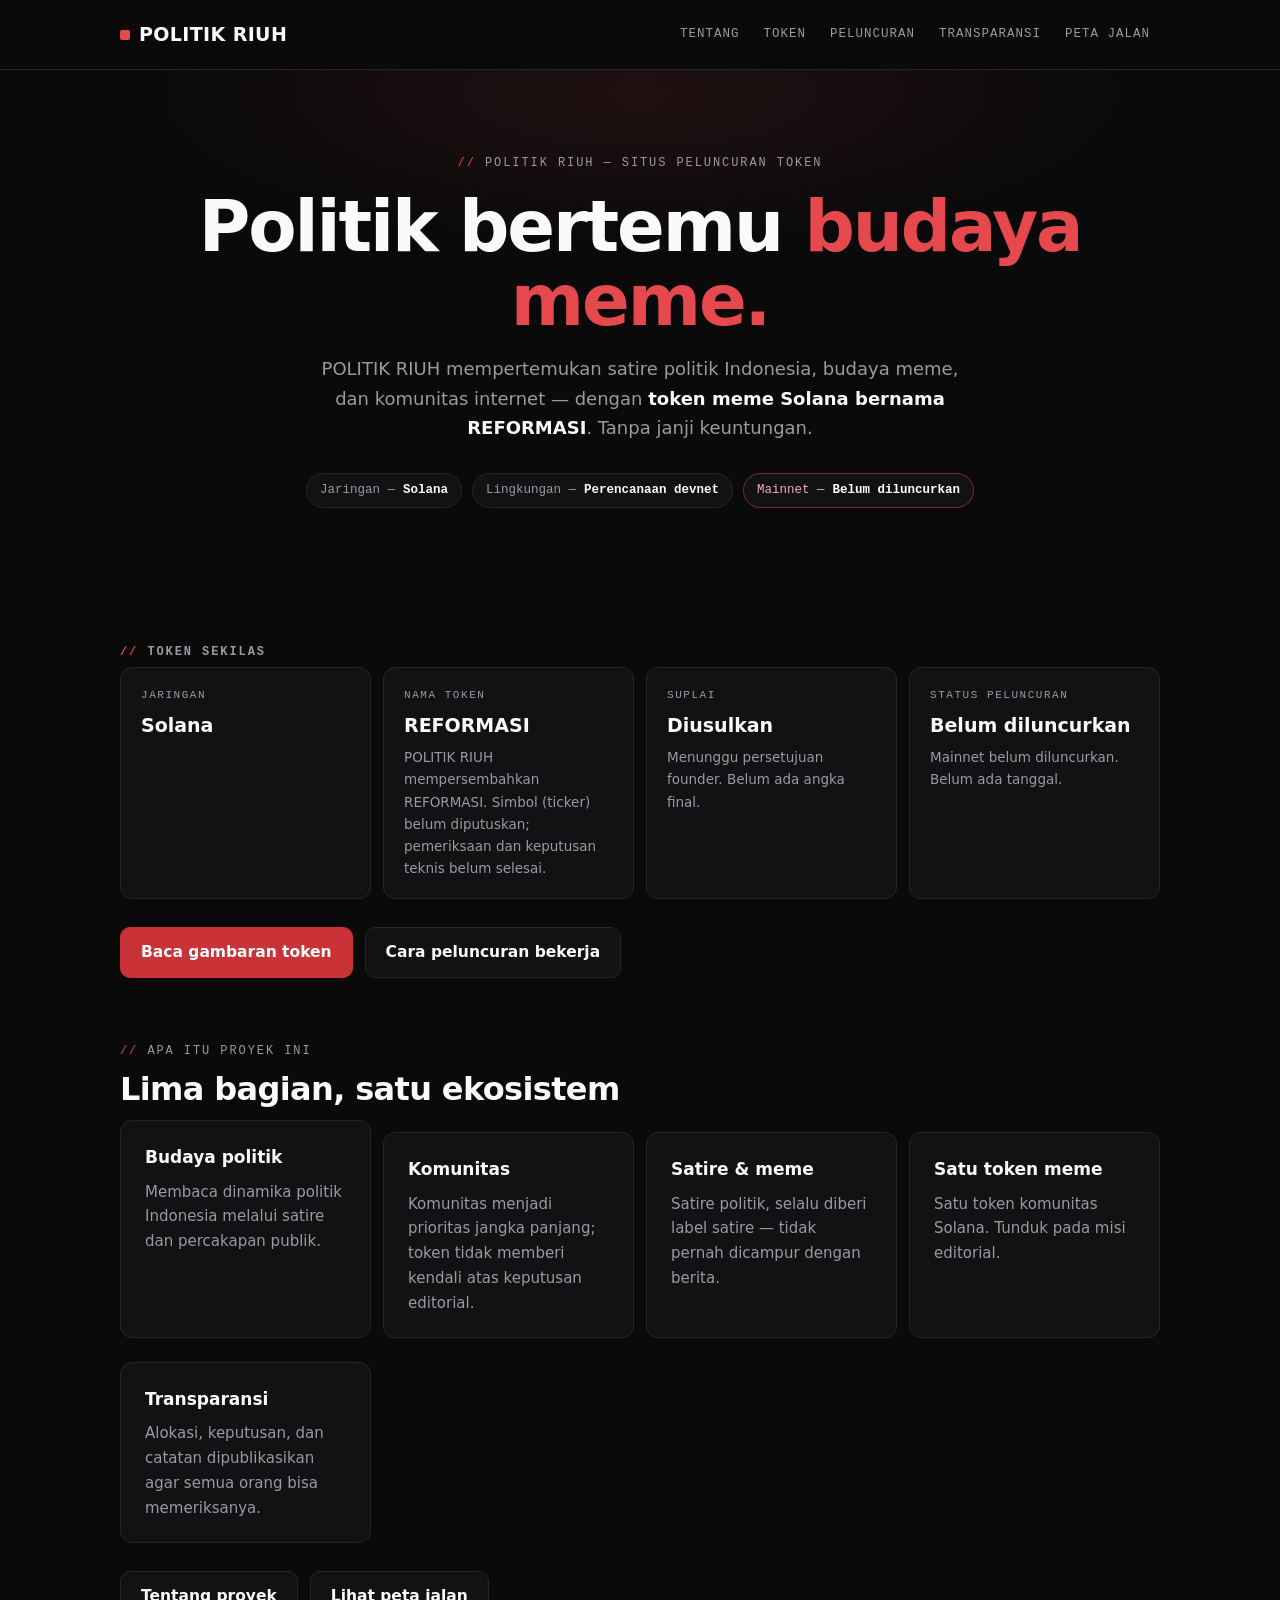
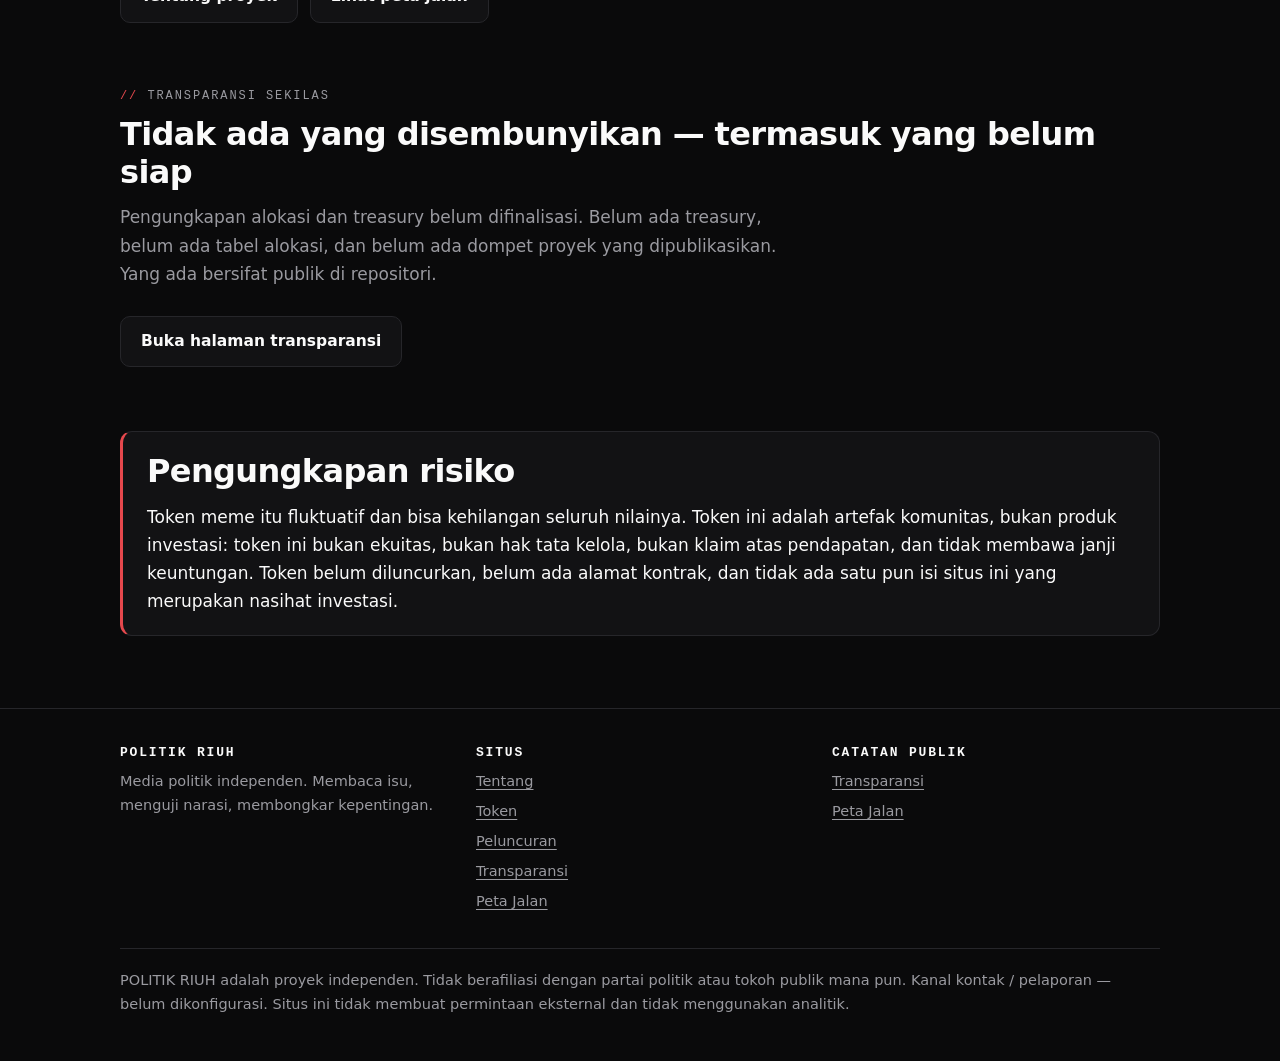
<file: apps/token-site/index.html>
<!DOCTYPE html>
<html lang="id">
<head>
<meta charset="utf-8">
<meta name="viewport" content="width=device-width, initial-scale=1">
<title>POLITIK RIUH — Politik bertemu budaya meme</title>
<meta name="description" content="POLITIK RIUH mempertemukan satire politik Indonesia, budaya meme, dan komunitas internet melalui token meme Solana REFORMASI. Token belum diluncurkan. Tanpa janji keuntungan.">
<link rel="stylesheet" href="styles.css">
</head>
<body>
<a class="skip-link" href="#main">Lewati ke konten</a>
<header class="site-header">
  <div class="wrap header-inner">
    <a class="wordmark" href="index.html">POLITIK RIUH</a>
    <button class="nav-toggle" type="button" data-nav-toggle aria-expanded="false" aria-controls="site-nav">Menu</button>
    <nav class="site-nav" id="site-nav" aria-label="Utama">
      <ul>
        <li><a href="about.html">Tentang</a></li>
        <li><a href="token.html">Token</a></li>
        <li><a href="launch.html">Peluncuran</a></li>
        <li><a href="transparency.html">Transparansi</a></li>
        <li><a href="roadmap.html">Peta Jalan</a></li>
      </ul>
    </nav>
  </div>
</header>

<main id="main" tabindex="-1">
  <div class="hero">
    <div class="glow" aria-hidden="true"></div>
    <div class="wrap">
      <p class="eyebrow">Politik Riuh — Situs peluncuran token</p>
      <h1>Politik bertemu <span class="accent">budaya meme.</span></h1>
      <p class="lede">POLITIK RIUH mempertemukan satire politik Indonesia, budaya meme, dan komunitas internet — dengan <strong>token meme Solana bernama REFORMASI</strong>. Tanpa janji keuntungan.</p>
      <ul class="status-strip" aria-label="Status peluncuran">
        <li class="pill">Jaringan — <b>Solana</b></li>
        <li class="pill">Lingkungan — <b>Perencanaan devnet</b></li>
        <li class="pill pill-red">Mainnet — <b>Belum diluncurkan</b></li>
      </ul>
    </div>
  </div>

  <div class="wrap">
    <section aria-labelledby="facts-heading">
      <h2 id="facts-heading" class="section-label">Token sekilas</h2>
      <ul class="stats">
        <li class="stat">
          <span class="stat-label">Jaringan</span>
          <span class="stat-value">Solana</span>
        </li>
        <li class="stat">
          <span class="stat-label">Nama token</span>
          <span class="stat-value">REFORMASI</span>
          <span class="stat-note">POLITIK RIUH mempersembahkan REFORMASI. Simbol (ticker) belum diputuskan; pemeriksaan dan keputusan teknis belum selesai.</span>
        </li>
        <li class="stat">
          <span class="stat-label">Suplai</span>
          <span class="stat-value">Diusulkan</span>
          <span class="stat-note">Menunggu persetujuan founder. Belum ada angka final.</span>
        </li>
        <li class="stat">
          <span class="stat-label">Status peluncuran</span>
          <span class="stat-value">Belum diluncurkan</span>
          <span class="stat-note">Mainnet belum diluncurkan. Belum ada tanggal.</span>
        </li>
      </ul>
      <div class="cta-row">
        <a class="btn btn-primary" href="token.html">Baca gambaran token</a>
        <a class="btn" href="launch.html">Cara peluncuran bekerja</a>
      </div>
    </section>

    <section aria-labelledby="pillars-heading">
      <p class="section-label" id="pillars-heading">Apa itu proyek ini</p>
      <h2>Lima bagian, satu ekosistem</h2>
      <ul class="pillars">
        <li class="card">
          <h3>Budaya politik</h3>
          <p>Membaca dinamika politik Indonesia melalui satire dan percakapan publik.</p>
        </li>
        <li class="card">
          <h3>Komunitas</h3>
          <p>Komunitas menjadi prioritas jangka panjang; token tidak memberi kendali atas keputusan editorial.</p>
        </li>
        <li class="card">
          <h3>Satire &amp; meme</h3>
          <p>Satire politik, selalu diberi label satire — tidak pernah dicampur dengan berita.</p>
        </li>
        <li class="card">
          <h3>Satu token meme</h3>
          <p>Satu token komunitas Solana. Tunduk pada misi editorial.</p>
        </li>
        <li class="card">
          <h3>Transparansi</h3>
          <p>Alokasi, keputusan, dan catatan dipublikasikan agar semua orang bisa memeriksanya.</p>
        </li>
      </ul>
      <div class="cta-row">
        <a class="btn" href="about.html">Tentang proyek</a>
        <a class="btn" href="roadmap.html">Lihat peta jalan</a>
      </div>
    </section>

    <section aria-labelledby="transparency-preview-heading">
      <p class="section-label" id="transparency-preview-heading">Transparansi sekilas</p>
      <h2>Tidak ada yang disembunyikan — termasuk yang belum siap</h2>
      <p class="section-intro">Pengungkapan alokasi dan treasury belum difinalisasi. Belum ada treasury, belum ada tabel alokasi, dan belum ada dompet proyek yang dipublikasikan. Yang ada bersifat publik di repositori.</p>
      <div class="cta-row">
        <a class="btn" href="transparency.html">Buka halaman transparansi</a>
      </div>
    </section>

    <section aria-labelledby="risk-heading">
      <div class="risk">
        <h2 id="risk-heading">Pengungkapan risiko</h2>
        <p>Token meme itu fluktuatif dan bisa kehilangan seluruh nilainya. Token ini adalah artefak komunitas, bukan produk investasi: token ini bukan ekuitas, bukan hak tata kelola, bukan klaim atas pendapatan, dan tidak membawa janji keuntungan. Token belum diluncurkan, belum ada alamat kontrak, dan tidak ada satu pun isi situs ini yang merupakan nasihat investasi.</p>
      </div>
    </section>
  </div>
</main>

<footer class="site-footer">
  <div class="wrap">
    <div class="footer-grid">
      <div>
        <h2>Politik Riuh</h2>
        <p>Media politik independen. Membaca isu, menguji narasi, membongkar kepentingan.</p>
      </div>
      <div>
        <h2>Situs</h2>
        <ul>
          <li><a href="about.html">Tentang</a></li>
          <li><a href="token.html">Token</a></li>
          <li><a href="launch.html">Peluncuran</a></li>
          <li><a href="transparency.html">Transparansi</a></li>
          <li><a href="roadmap.html">Peta Jalan</a></li>
        </ul>
      </div>
      <div>
        <h2>Catatan publik</h2>
        <ul>
          <li><a href="transparency.html">Transparansi</a></li>
          <li><a href="roadmap.html">Peta Jalan</a></li>
        </ul>
      </div>
    </div>
    <p class="footer-note">POLITIK RIUH adalah proyek independen. Tidak berafiliasi dengan partai politik atau tokoh publik mana pun. Kanal kontak / pelaporan — belum dikonfigurasi. Situs ini tidak membuat permintaan eksternal dan tidak menggunakan analitik.</p>
  </div>
</footer>
<script src="main.js"></script>
</body>
</html>
</file>
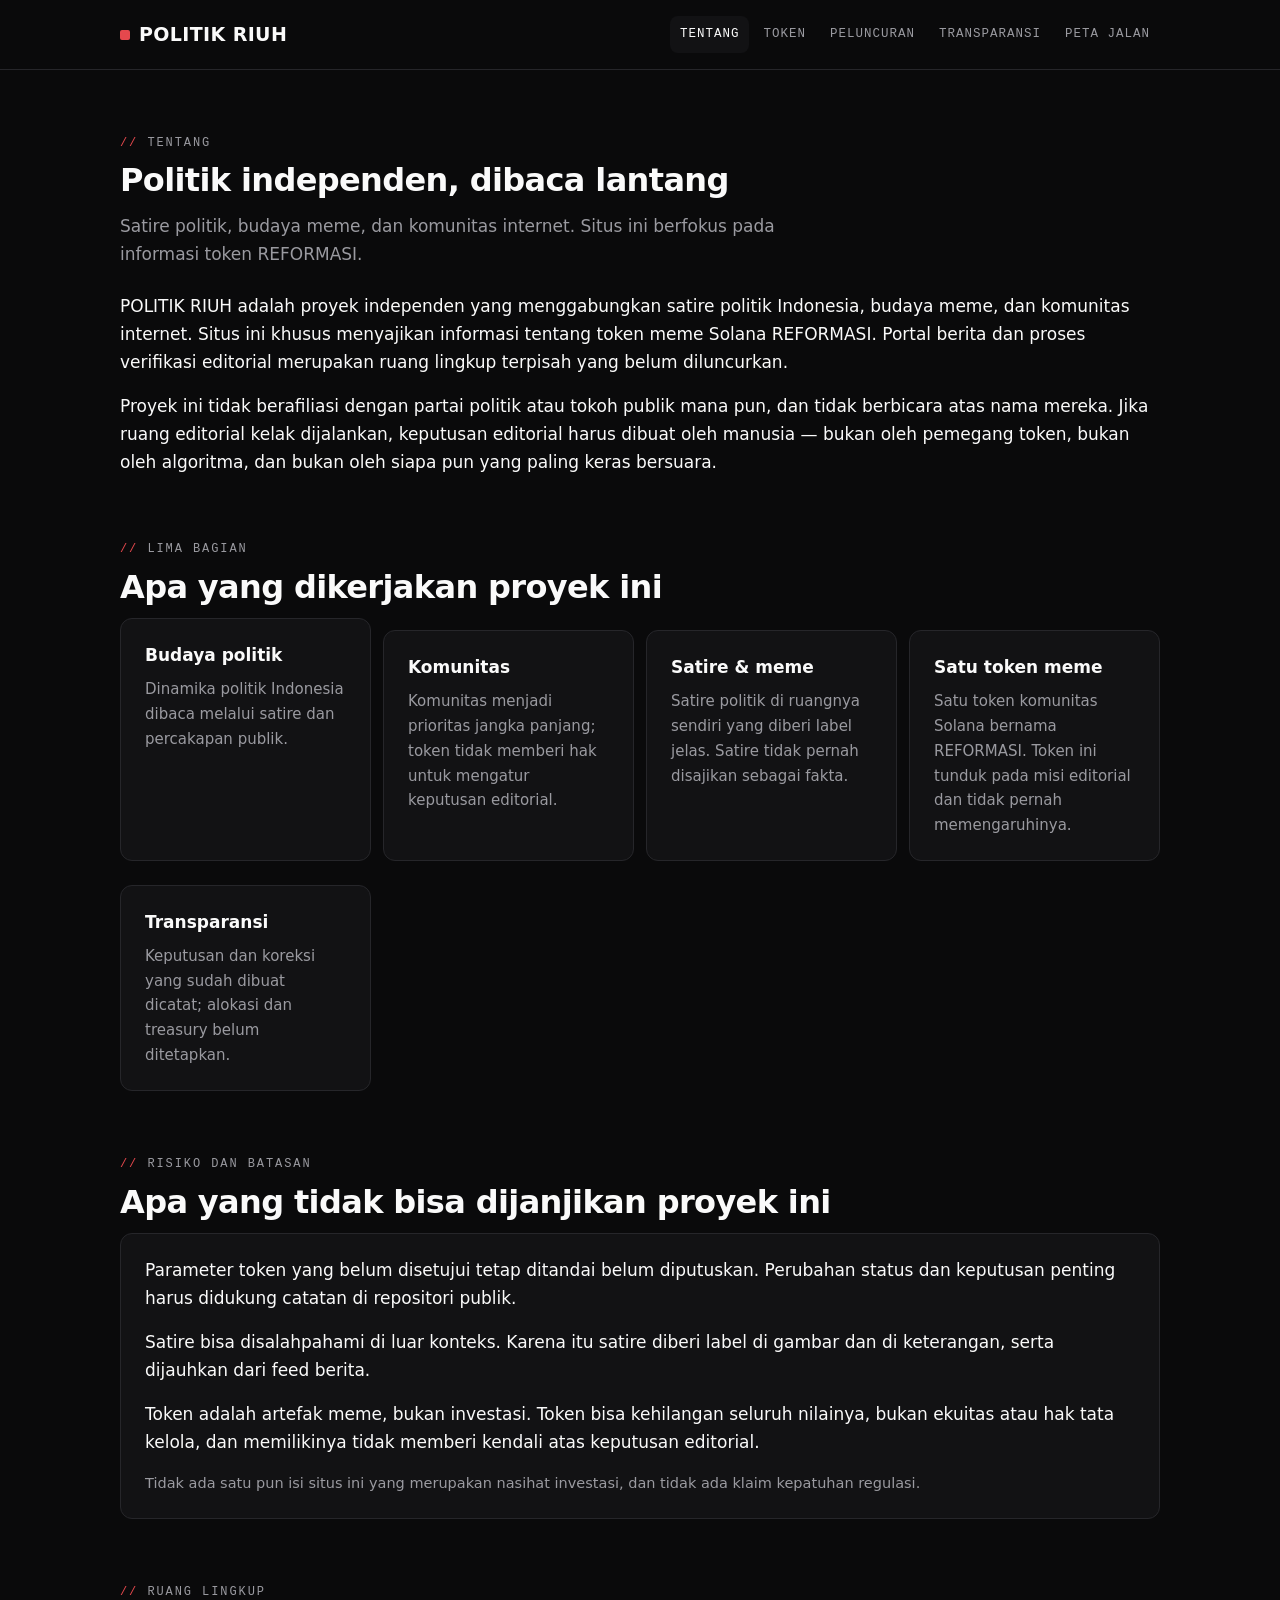
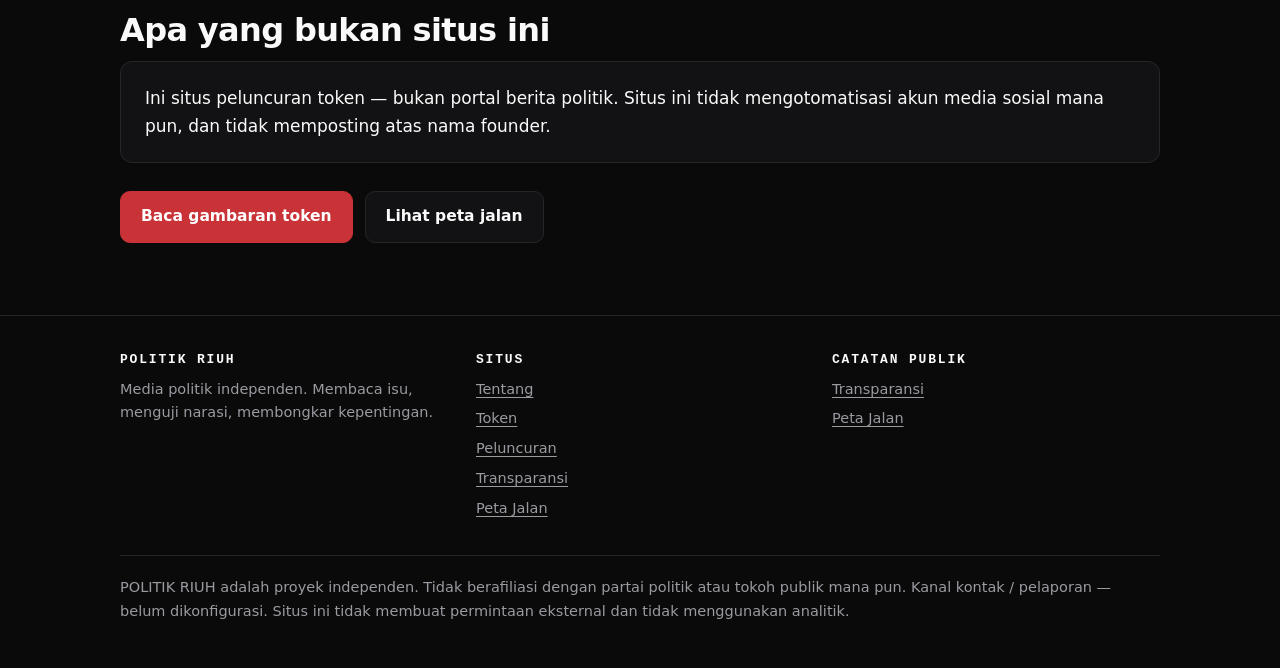
<file: apps/token-site/about.html>
<!DOCTYPE html>
<html lang="id">
<head>
<meta charset="utf-8">
<meta name="viewport" content="width=device-width, initial-scale=1">
<title>Tentang — POLITIK RIUH</title>
<meta name="description" content="Tentang POLITIK RIUH: proyek independen yang menggabungkan satire politik Indonesia, budaya meme, dan komunitas internet melalui token meme Solana REFORMASI.">
<link rel="stylesheet" href="styles.css">
</head>
<body>
<a class="skip-link" href="#main">Lewati ke konten</a>
<header class="site-header">
  <div class="wrap header-inner">
    <a class="wordmark" href="index.html">POLITIK RIUH</a>
    <button class="nav-toggle" type="button" data-nav-toggle aria-expanded="false" aria-controls="site-nav">Menu</button>
    <nav class="site-nav" id="site-nav" aria-label="Utama">
      <ul>
        <li><a href="about.html" aria-current="page">Tentang</a></li>
        <li><a href="token.html">Token</a></li>
        <li><a href="launch.html">Peluncuran</a></li>
        <li><a href="transparency.html">Transparansi</a></li>
        <li><a href="roadmap.html">Peta Jalan</a></li>
      </ul>
    </nav>
  </div>
</header>

<main id="main" tabindex="-1">
  <div class="wrap">
    <section>
      <p class="section-label">Tentang</p>
      <h1 class="page-title">Politik independen, dibaca lantang</h1>
      <p class="section-intro">Satire politik, budaya meme, dan komunitas internet. Situs ini berfokus pada informasi token REFORMASI.</p>
      <p>POLITIK RIUH adalah proyek independen yang menggabungkan satire politik Indonesia, budaya meme, dan komunitas internet. Situs ini khusus menyajikan informasi tentang token meme Solana REFORMASI. Portal berita dan proses verifikasi editorial merupakan ruang lingkup terpisah yang belum diluncurkan.</p>
      <p>Proyek ini tidak berafiliasi dengan partai politik atau tokoh publik mana pun, dan tidak berbicara atas nama mereka. Jika ruang editorial kelak dijalankan, keputusan editorial harus dibuat oleh manusia — bukan oleh pemegang token, bukan oleh algoritma, dan bukan oleh siapa pun yang paling keras bersuara.</p>
    </section>

    <section aria-labelledby="pillars-heading">
      <p class="section-label" id="pillars-heading">Lima bagian</p>
      <h2>Apa yang dikerjakan proyek ini</h2>
      <ul class="pillars">
        <li class="card">
          <h3>Budaya politik</h3>
          <p>Dinamika politik Indonesia dibaca melalui satire dan percakapan publik.</p>
        </li>
        <li class="card">
          <h3>Komunitas</h3>
          <p>Komunitas menjadi prioritas jangka panjang; token tidak memberi hak untuk mengatur keputusan editorial.</p>
        </li>
        <li class="card">
          <h3>Satire &amp; meme</h3>
          <p>Satire politik di ruangnya sendiri yang diberi label jelas. Satire tidak pernah disajikan sebagai fakta.</p>
        </li>
        <li class="card">
          <h3>Satu token meme</h3>
          <p>Satu token komunitas Solana bernama REFORMASI. Token ini tunduk pada misi editorial dan tidak pernah memengaruhinya.</p>
        </li>
        <li class="card">
          <h3>Transparansi</h3>
          <p>Keputusan dan koreksi yang sudah dibuat dicatat; alokasi dan treasury belum ditetapkan.</p>
        </li>
      </ul>
    </section>

    <section aria-labelledby="limits-heading">
      <p class="section-label" id="limits-heading">Risiko dan batasan</p>
      <h2>Apa yang tidak bisa dijanjikan proyek ini</h2>
      <div class="card">
        <p>Parameter token yang belum disetujui tetap ditandai belum diputuskan. Perubahan status dan keputusan penting harus didukung catatan di repositori publik.</p>
        <p>Satire bisa disalahpahami di luar konteks. Karena itu satire diberi label di gambar dan di keterangan, serta dijauhkan dari feed berita.</p>
        <p>Token adalah artefak meme, bukan investasi. Token bisa kehilangan seluruh nilainya, bukan ekuitas atau hak tata kelola, dan memilikinya tidak memberi kendali atas keputusan editorial.</p>
        <p class="muted small">Tidak ada satu pun isi situs ini yang merupakan nasihat investasi, dan tidak ada klaim kepatuhan regulasi.</p>
      </div>
    </section>

    <section aria-labelledby="not-heading">
      <p class="section-label" id="not-heading">Ruang lingkup</p>
      <h2>Apa yang bukan situs ini</h2>
      <div class="card">
        <p>Ini situs peluncuran token — bukan portal berita politik. Situs ini tidak mengotomatisasi akun media sosial mana pun, dan tidak memposting atas nama founder.</p>
      </div>
      <div class="cta-row">
        <a class="btn btn-primary" href="token.html">Baca gambaran token</a>
        <a class="btn" href="roadmap.html">Lihat peta jalan</a>
      </div>
    </section>
  </div>
</main>

<footer class="site-footer">
  <div class="wrap">
    <div class="footer-grid">
      <div>
        <h2>Politik Riuh</h2>
        <p>Media politik independen. Membaca isu, menguji narasi, membongkar kepentingan.</p>
      </div>
      <div>
        <h2>Situs</h2>
        <ul>
          <li><a href="about.html">Tentang</a></li>
          <li><a href="token.html">Token</a></li>
          <li><a href="launch.html">Peluncuran</a></li>
          <li><a href="transparency.html">Transparansi</a></li>
          <li><a href="roadmap.html">Peta Jalan</a></li>
        </ul>
      </div>
      <div>
        <h2>Catatan publik</h2>
        <ul>
          <li><a href="transparency.html">Transparansi</a></li>
          <li><a href="roadmap.html">Peta Jalan</a></li>
        </ul>
      </div>
    </div>
    <p class="footer-note">POLITIK RIUH adalah proyek independen. Tidak berafiliasi dengan partai politik atau tokoh publik mana pun. Kanal kontak / pelaporan — belum dikonfigurasi. Situs ini tidak membuat permintaan eksternal dan tidak menggunakan analitik.</p>
  </div>
</footer>
<script src="main.js"></script>
</body>
</html>
</file>
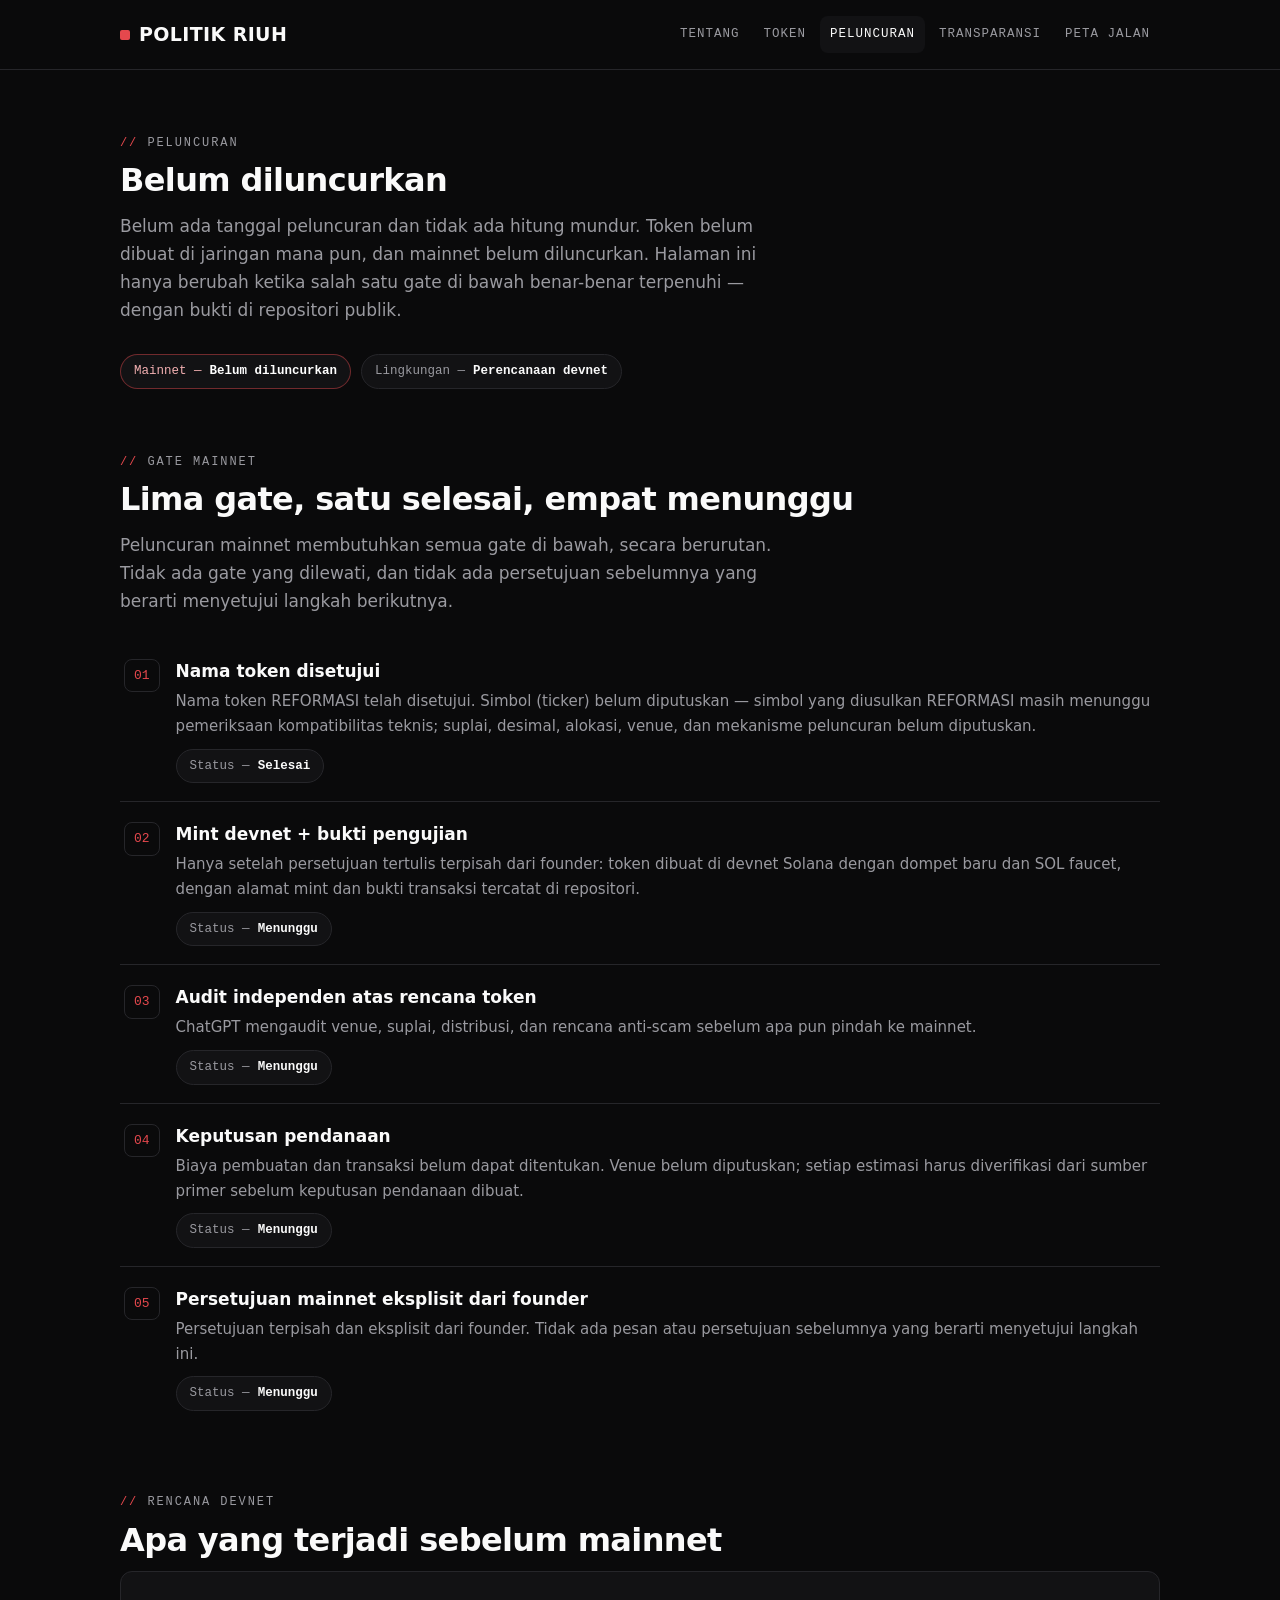
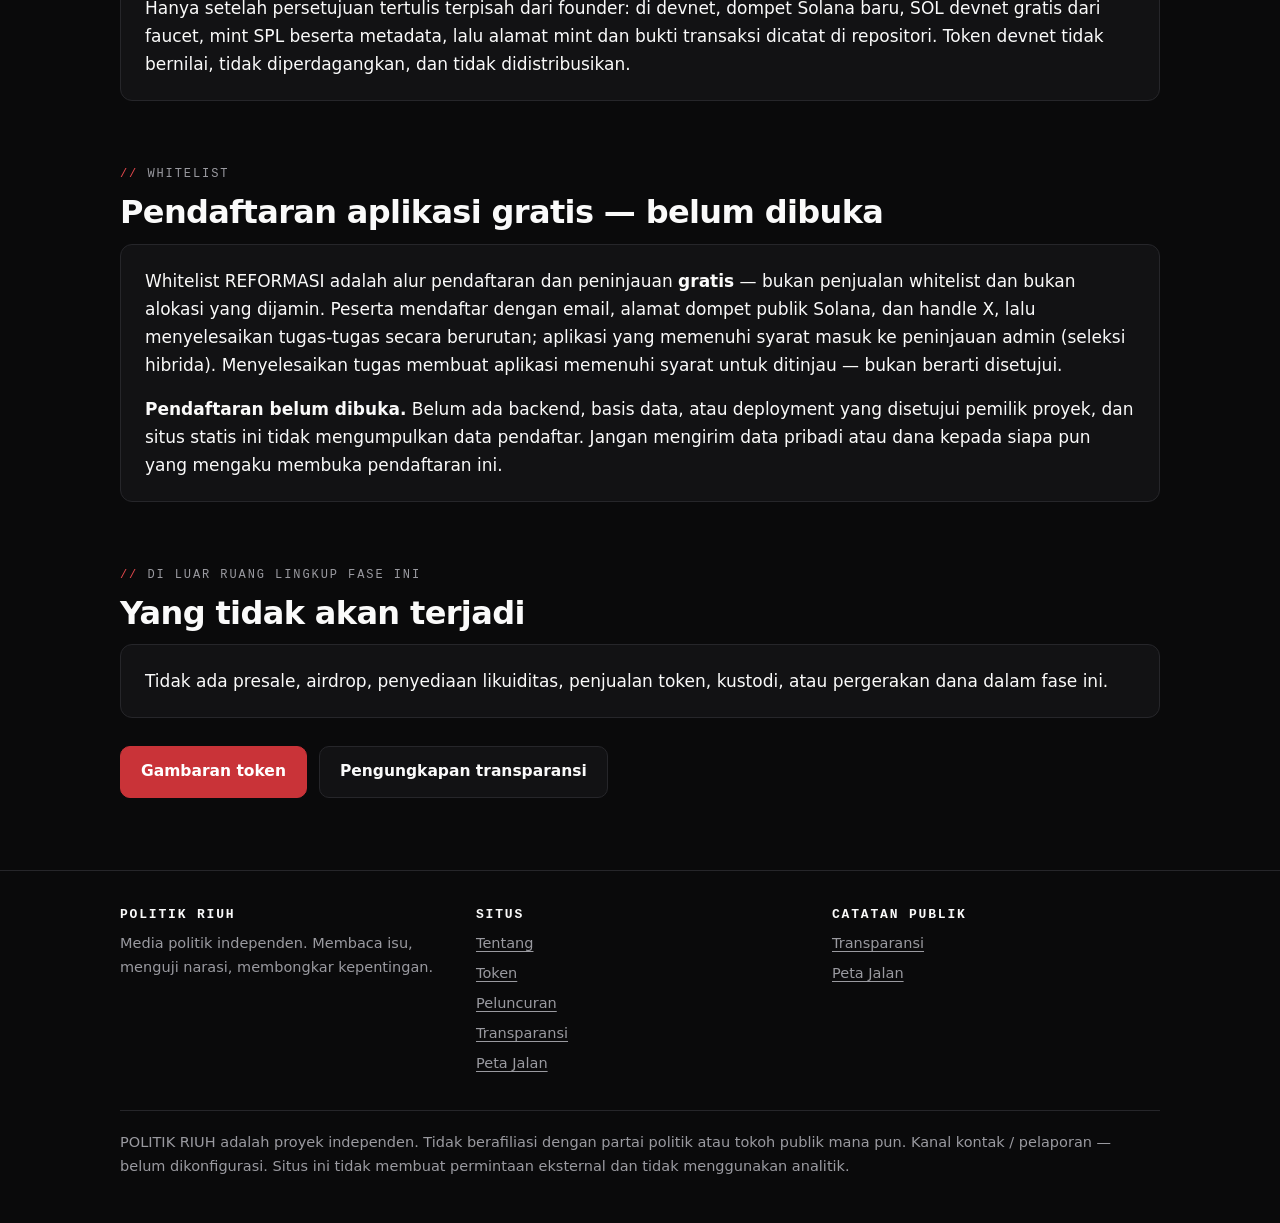
<file: apps/token-site/launch.html>
<!DOCTYPE html>
<html lang="id">
<head>
<meta charset="utf-8">
<meta name="viewport" content="width=device-width, initial-scale=1">
<title>Peluncuran — POLITIK RIUH</title>
<meta name="description" content="Status peluncuran POLITIK RIUH: belum diluncurkan. Mainnet belum diluncurkan, belum ada tanggal, tidak ada hitung mundur. Lima gate mainnet: satu selesai, empat menunggu. Whitelist belum dibuka.">
<link rel="stylesheet" href="styles.css">
</head>
<body>
<a class="skip-link" href="#main">Lewati ke konten</a>
<header class="site-header">
  <div class="wrap header-inner">
    <a class="wordmark" href="index.html">POLITIK RIUH</a>
    <button class="nav-toggle" type="button" data-nav-toggle aria-expanded="false" aria-controls="site-nav">Menu</button>
    <nav class="site-nav" id="site-nav" aria-label="Utama">
      <ul>
        <li><a href="about.html">Tentang</a></li>
        <li><a href="token.html">Token</a></li>
        <li><a href="launch.html" aria-current="page">Peluncuran</a></li>
        <li><a href="transparency.html">Transparansi</a></li>
        <li><a href="roadmap.html">Peta Jalan</a></li>
      </ul>
    </nav>
  </div>
</header>

<main id="main" tabindex="-1">
  <div class="wrap">
    <section>
      <p class="section-label">Peluncuran</p>
      <h1 class="page-title">Belum diluncurkan</h1>
      <p class="section-intro">Belum ada tanggal peluncuran dan tidak ada hitung mundur. Token belum dibuat di jaringan mana pun, dan mainnet belum diluncurkan. Halaman ini hanya berubah ketika salah satu gate di bawah benar-benar terpenuhi — dengan bukti di repositori publik.</p>
      <ul class="status-strip" style="justify-content:flex-start" aria-label="Status peluncuran">
        <li class="pill pill-red">Mainnet — <b>Belum diluncurkan</b></li>
        <li class="pill">Lingkungan — <b>Perencanaan devnet</b></li>
      </ul>
    </section>

    <section aria-labelledby="gates-heading">
      <p class="section-label" id="gates-heading">Gate mainnet</p>
      <h2>Lima gate, satu selesai, empat menunggu</h2>
      <p class="section-intro">Peluncuran mainnet membutuhkan semua gate di bawah, secara berurutan. Tidak ada gate yang dilewati, dan tidak ada persetujuan sebelumnya yang berarti menyetujui langkah berikutnya.</p>
      <ol class="steps">
        <li>
          <span class="step-num" aria-hidden="true">01</span>
          <div class="step-body">
            <h3>Nama token disetujui</h3>
            <p>Nama token REFORMASI telah disetujui. Simbol (ticker) belum diputuskan — simbol yang diusulkan REFORMASI masih menunggu pemeriksaan kompatibilitas teknis; suplai, desimal, alokasi, venue, dan mekanisme peluncuran belum diputuskan.</p>
            <span class="pill">Status — <b>Selesai</b></span>
          </div>
        </li>
        <li>
          <span class="step-num" aria-hidden="true">02</span>
          <div class="step-body">
            <h3>Mint devnet + bukti pengujian</h3>
            <p>Hanya setelah persetujuan tertulis terpisah dari founder: token dibuat di devnet Solana dengan dompet baru dan SOL faucet, dengan alamat mint dan bukti transaksi tercatat di repositori.</p>
            <span class="pill">Status — <b>Menunggu</b></span>
          </div>
        </li>
        <li>
          <span class="step-num" aria-hidden="true">03</span>
          <div class="step-body">
            <h3>Audit independen atas rencana token</h3>
            <p>ChatGPT mengaudit venue, suplai, distribusi, dan rencana anti-scam sebelum apa pun pindah ke mainnet.</p>
            <span class="pill">Status — <b>Menunggu</b></span>
          </div>
        </li>
        <li>
          <span class="step-num" aria-hidden="true">04</span>
          <div class="step-body">
            <h3>Keputusan pendanaan</h3>
            <p>Biaya pembuatan dan transaksi belum dapat ditentukan. Venue belum diputuskan; setiap estimasi harus diverifikasi dari sumber primer sebelum keputusan pendanaan dibuat.</p>
            <span class="pill">Status — <b>Menunggu</b></span>
          </div>
        </li>
        <li>
          <span class="step-num" aria-hidden="true">05</span>
          <div class="step-body">
            <h3>Persetujuan mainnet eksplisit dari founder</h3>
            <p>Persetujuan terpisah dan eksplisit dari founder. Tidak ada pesan atau persetujuan sebelumnya yang berarti menyetujui langkah ini.</p>
            <span class="pill">Status — <b>Menunggu</b></span>
          </div>
        </li>
      </ol>
    </section>

    <section aria-labelledby="devnet-heading">
      <p class="section-label" id="devnet-heading">Rencana devnet</p>
      <h2>Apa yang terjadi sebelum mainnet</h2>
      <div class="card">
        <p>Hanya setelah persetujuan tertulis terpisah dari founder: di devnet, dompet Solana baru, SOL devnet gratis dari faucet, mint SPL beserta metadata, lalu alamat mint dan bukti transaksi dicatat di repositori. Token devnet tidak bernilai, tidak diperdagangkan, dan tidak didistribusikan.</p>
      </div>
    </section>

    <section aria-labelledby="whitelist-heading">
      <p class="section-label" id="whitelist-heading">Whitelist</p>
      <h2>Pendaftaran aplikasi gratis — belum dibuka</h2>
      <div class="card">
        <p>Whitelist REFORMASI adalah alur pendaftaran dan peninjauan <strong>gratis</strong> — bukan penjualan whitelist dan bukan alokasi yang dijamin. Peserta mendaftar dengan email, alamat dompet publik Solana, dan handle X, lalu menyelesaikan tugas-tugas secara berurutan; aplikasi yang memenuhi syarat masuk ke peninjauan admin (seleksi hibrida). Menyelesaikan tugas membuat aplikasi memenuhi syarat untuk ditinjau — bukan berarti disetujui.</p>
        <p><strong>Pendaftaran belum dibuka.</strong> Belum ada backend, basis data, atau deployment yang disetujui pemilik proyek, dan situs statis ini tidak mengumpulkan data pendaftar. Jangan mengirim data pribadi atau dana kepada siapa pun yang mengaku membuka pendaftaran ini.</p>
      </div>
    </section>

    <section aria-labelledby="not-heading">
      <p class="section-label" id="not-heading">Di luar ruang lingkup fase ini</p>
      <h2>Yang tidak akan terjadi</h2>
      <div class="card">
        <p>Tidak ada presale, airdrop, penyediaan likuiditas, penjualan token, kustodi, atau pergerakan dana dalam fase ini.</p>
      </div>
      <div class="cta-row">
        <a class="btn btn-primary" href="token.html">Gambaran token</a>
        <a class="btn" href="transparency.html">Pengungkapan transparansi</a>
      </div>
    </section>
  </div>
</main>

<footer class="site-footer">
  <div class="wrap">
    <div class="footer-grid">
      <div>
        <h2>Politik Riuh</h2>
        <p>Media politik independen. Membaca isu, menguji narasi, membongkar kepentingan.</p>
      </div>
      <div>
        <h2>Situs</h2>
        <ul>
          <li><a href="about.html">Tentang</a></li>
          <li><a href="token.html">Token</a></li>
          <li><a href="launch.html">Peluncuran</a></li>
          <li><a href="transparency.html">Transparansi</a></li>
          <li><a href="roadmap.html">Peta Jalan</a></li>
        </ul>
      </div>
      <div>
        <h2>Catatan publik</h2>
        <ul>
          <li><a href="transparency.html">Transparansi</a></li>
          <li><a href="roadmap.html">Peta Jalan</a></li>
        </ul>
      </div>
    </div>
    <p class="footer-note">POLITIK RIUH adalah proyek independen. Tidak berafiliasi dengan partai politik atau tokoh publik mana pun. Kanal kontak / pelaporan — belum dikonfigurasi. Situs ini tidak membuat permintaan eksternal dan tidak menggunakan analitik.</p>
  </div>
</footer>
<script src="main.js"></script>
</body>
</html>
</file>
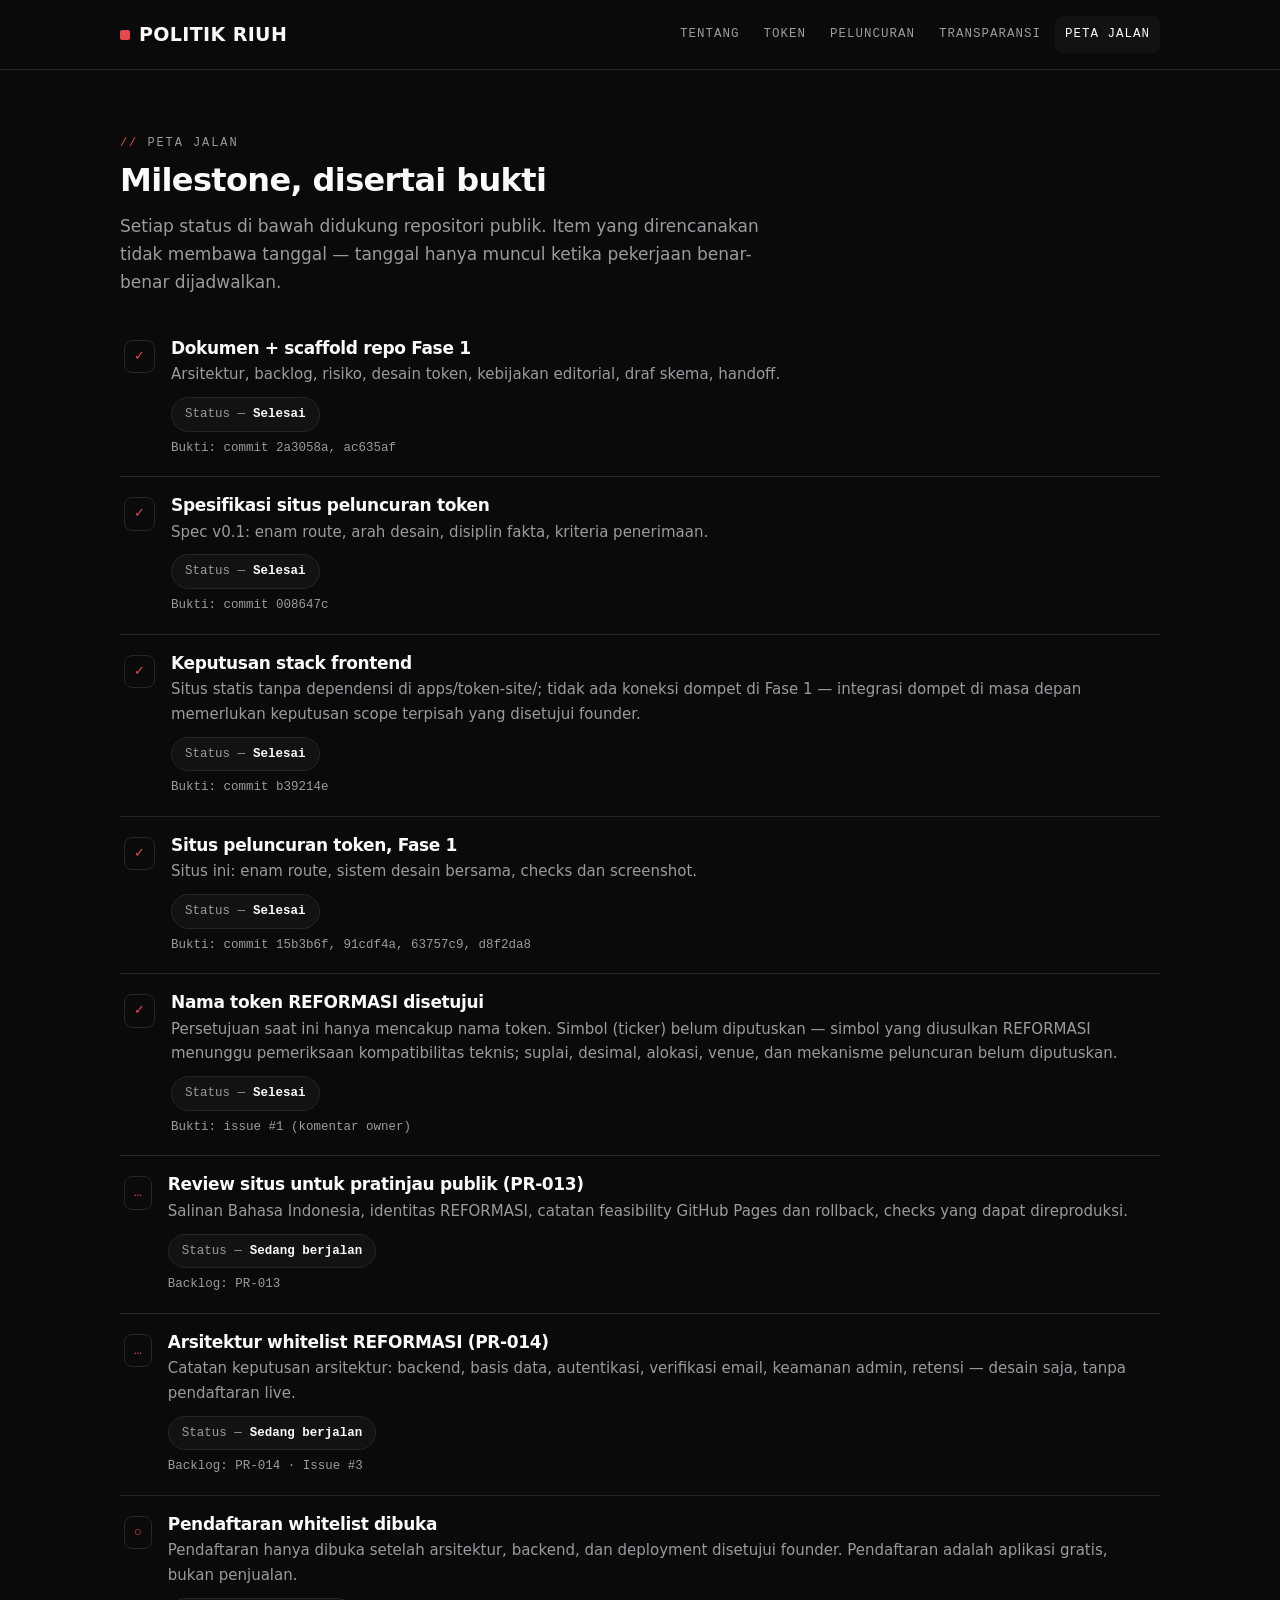
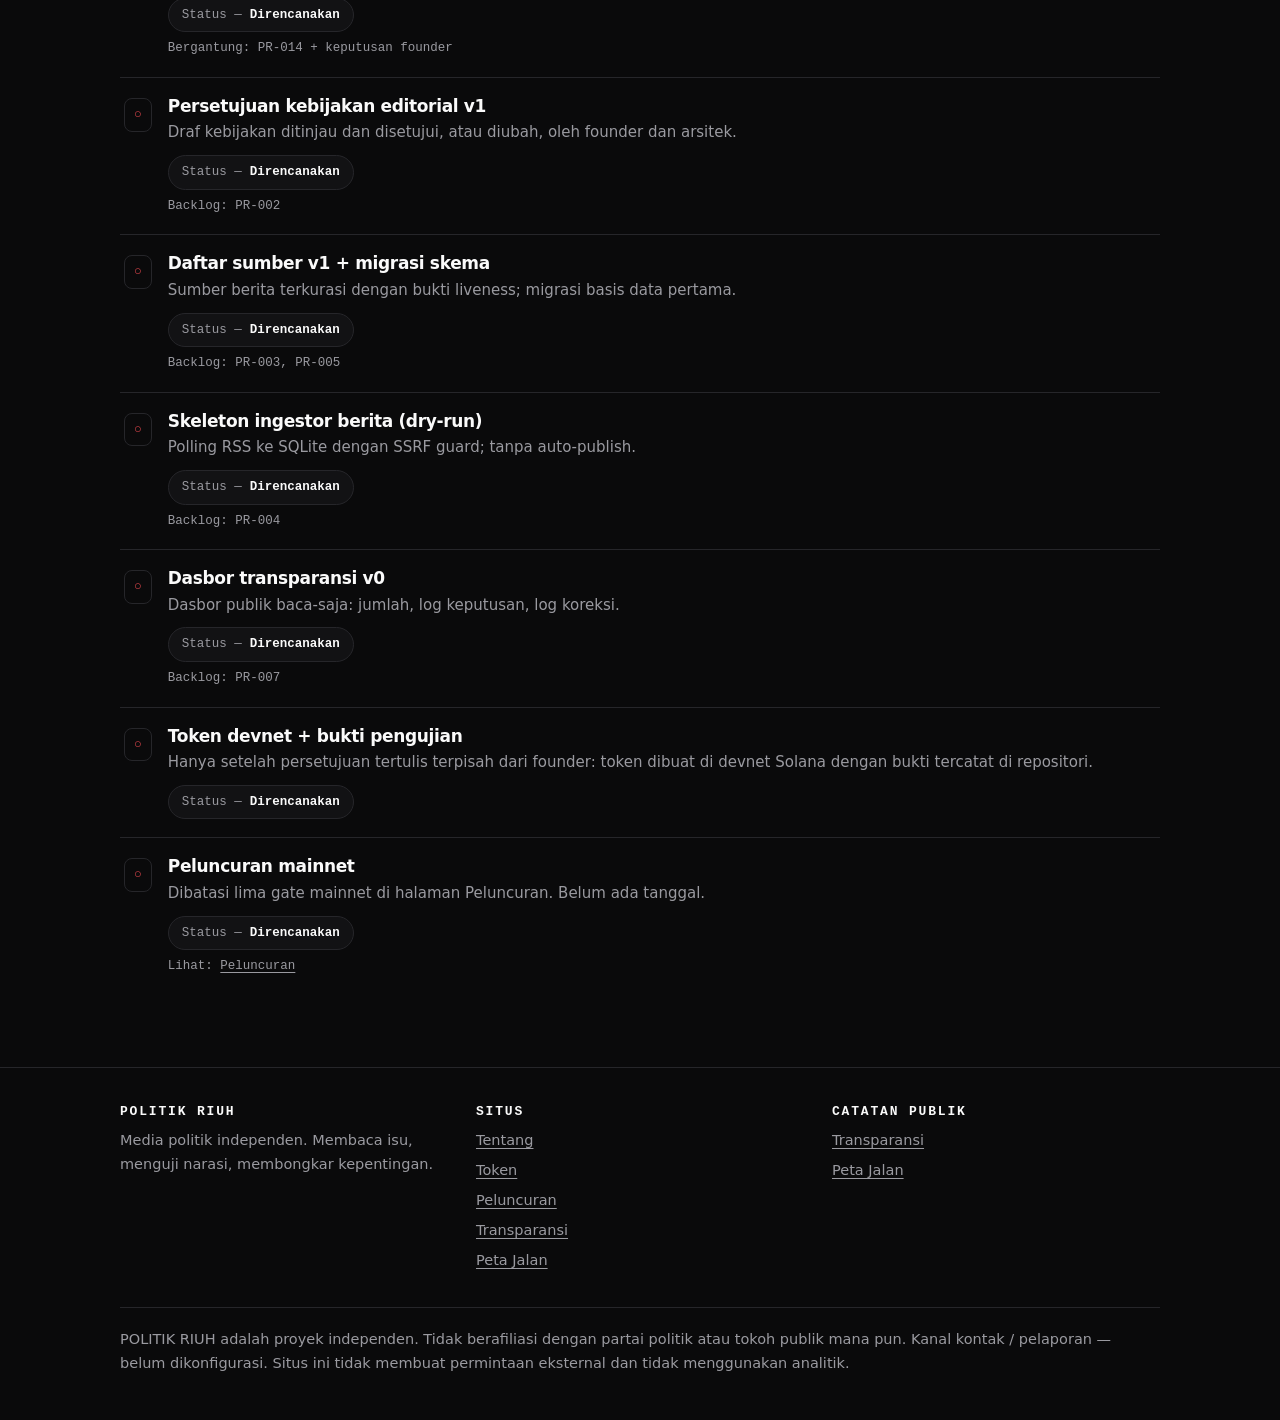
<file: apps/token-site/roadmap.html>
<!DOCTYPE html>
<html lang="id">
<head>
<meta charset="utf-8">
<meta name="viewport" content="width=device-width, initial-scale=1">
<title>Peta Jalan — POLITIK RIUH</title>
<meta name="description" content="Peta jalan POLITIK RIUH: milestone dengan label status yang didukung bukti repositori. Item yang direncanakan tidak membawa tanggal.">
<link rel="stylesheet" href="styles.css">
</head>
<body>
<a class="skip-link" href="#main">Lewati ke konten</a>
<header class="site-header">
  <div class="wrap header-inner">
    <a class="wordmark" href="index.html">POLITIK RIUH</a>
    <button class="nav-toggle" type="button" data-nav-toggle aria-expanded="false" aria-controls="site-nav">Menu</button>
    <nav class="site-nav" id="site-nav" aria-label="Utama">
      <ul>
        <li><a href="about.html">Tentang</a></li>
        <li><a href="token.html">Token</a></li>
        <li><a href="launch.html">Peluncuran</a></li>
        <li><a href="transparency.html">Transparansi</a></li>
        <li><a href="roadmap.html" aria-current="page">Peta Jalan</a></li>
      </ul>
    </nav>
  </div>
</header>

<main id="main" tabindex="-1">
  <div class="wrap">
    <section>
      <p class="section-label">Peta Jalan</p>
      <h1 class="page-title">Milestone, disertai bukti</h1>
      <p class="section-intro">Setiap status di bawah didukung repositori publik. Item yang direncanakan tidak membawa tanggal — tanggal hanya muncul ketika pekerjaan benar-benar dijadwalkan.</p>
      <ul class="milestones">
        <li>
          <span class="step-num" aria-hidden="true">✓</span>
          <div class="milestone-body">
            <h2>Dokumen + scaffold repo Fase 1</h2>
            <p>Arsitektur, backlog, risiko, desain token, kebijakan editorial, draf skema, handoff.</p>
            <span class="pill">Status — <b>Selesai</b></span>
            <span class="evidence">Bukti: commit 2a3058a, ac635af</span>
          </div>
        </li>
        <li>
          <span class="step-num" aria-hidden="true">✓</span>
          <div class="milestone-body">
            <h2>Spesifikasi situs peluncuran token</h2>
            <p>Spec v0.1: enam route, arah desain, disiplin fakta, kriteria penerimaan.</p>
            <span class="pill">Status — <b>Selesai</b></span>
            <span class="evidence">Bukti: commit 008647c</span>
          </div>
        </li>
        <li>
          <span class="step-num" aria-hidden="true">✓</span>
          <div class="milestone-body">
            <h2>Keputusan stack frontend</h2>
            <p>Situs statis tanpa dependensi di apps/token-site/; tidak ada koneksi dompet di Fase 1 — integrasi dompet di masa depan memerlukan keputusan scope terpisah yang disetujui founder.</p>
            <span class="pill">Status — <b>Selesai</b></span>
            <span class="evidence">Bukti: commit b39214e</span>
          </div>
        </li>
        <li>
          <span class="step-num" aria-hidden="true">✓</span>
          <div class="milestone-body">
            <h2>Situs peluncuran token, Fase 1</h2>
            <p>Situs ini: enam route, sistem desain bersama, checks dan screenshot.</p>
            <span class="pill">Status — <b>Selesai</b></span>
            <span class="evidence">Bukti: commit 15b3b6f, 91cdf4a, 63757c9, d8f2da8</span>
          </div>
        </li>
        <li>
          <span class="step-num" aria-hidden="true">✓</span>
          <div class="milestone-body">
            <h2>Nama token REFORMASI disetujui</h2>
            <p>Persetujuan saat ini hanya mencakup nama token. Simbol (ticker) belum diputuskan — simbol yang diusulkan REFORMASI menunggu pemeriksaan kompatibilitas teknis; suplai, desimal, alokasi, venue, dan mekanisme peluncuran belum diputuskan.</p>
            <span class="pill">Status — <b>Selesai</b></span>
            <span class="evidence">Bukti: issue #1 (komentar owner)</span>
          </div>
        </li>
        <li>
          <span class="step-num" aria-hidden="true">…</span>
          <div class="milestone-body">
            <h2>Review situs untuk pratinjau publik (PR-013)</h2>
            <p>Salinan Bahasa Indonesia, identitas REFORMASI, catatan feasibility GitHub Pages dan rollback, checks yang dapat direproduksi.</p>
            <span class="pill">Status — <b>Sedang berjalan</b></span>
            <span class="evidence">Backlog: PR-013</span>
          </div>
        </li>
        <li>
          <span class="step-num" aria-hidden="true">…</span>
          <div class="milestone-body">
            <h2>Arsitektur whitelist REFORMASI (PR-014)</h2>
            <p>Catatan keputusan arsitektur: backend, basis data, autentikasi, verifikasi email, keamanan admin, retensi — desain saja, tanpa pendaftaran live.</p>
            <span class="pill">Status — <b>Sedang berjalan</b></span>
            <span class="evidence">Backlog: PR-014 · Issue #3</span>
          </div>
        </li>
        <li>
          <span class="step-num" aria-hidden="true">○</span>
          <div class="milestone-body">
            <h2>Pendaftaran whitelist dibuka</h2>
            <p>Pendaftaran hanya dibuka setelah arsitektur, backend, dan deployment disetujui founder. Pendaftaran adalah aplikasi gratis, bukan penjualan.</p>
            <span class="pill">Status — <b>Direncanakan</b></span>
            <span class="evidence">Bergantung: PR-014 + keputusan founder</span>
          </div>
        </li>
        <li>
          <span class="step-num" aria-hidden="true">○</span>
          <div class="milestone-body">
            <h2>Persetujuan kebijakan editorial v1</h2>
            <p>Draf kebijakan ditinjau dan disetujui, atau diubah, oleh founder dan arsitek.</p>
            <span class="pill">Status — <b>Direncanakan</b></span>
            <span class="evidence">Backlog: PR-002</span>
          </div>
        </li>
        <li>
          <span class="step-num" aria-hidden="true">○</span>
          <div class="milestone-body">
            <h2>Daftar sumber v1 + migrasi skema</h2>
            <p>Sumber berita terkurasi dengan bukti liveness; migrasi basis data pertama.</p>
            <span class="pill">Status — <b>Direncanakan</b></span>
            <span class="evidence">Backlog: PR-003, PR-005</span>
          </div>
        </li>
        <li>
          <span class="step-num" aria-hidden="true">○</span>
          <div class="milestone-body">
            <h2>Skeleton ingestor berita (dry-run)</h2>
            <p>Polling RSS ke SQLite dengan SSRF guard; tanpa auto-publish.</p>
            <span class="pill">Status — <b>Direncanakan</b></span>
            <span class="evidence">Backlog: PR-004</span>
          </div>
        </li>
        <li>
          <span class="step-num" aria-hidden="true">○</span>
          <div class="milestone-body">
            <h2>Dasbor transparansi v0</h2>
            <p>Dasbor publik baca-saja: jumlah, log keputusan, log koreksi.</p>
            <span class="pill">Status — <b>Direncanakan</b></span>
            <span class="evidence">Backlog: PR-007</span>
          </div>
        </li>
        <li>
          <span class="step-num" aria-hidden="true">○</span>
          <div class="milestone-body">
            <h2>Token devnet + bukti pengujian</h2>
            <p>Hanya setelah persetujuan tertulis terpisah dari founder: token dibuat di devnet Solana dengan bukti tercatat di repositori.</p>
            <span class="pill">Status — <b>Direncanakan</b></span>
          </div>
        </li>
        <li>
          <span class="step-num" aria-hidden="true">○</span>
          <div class="milestone-body">
            <h2>Peluncuran mainnet</h2>
            <p>Dibatasi lima gate mainnet di halaman Peluncuran. Belum ada tanggal.</p>
            <span class="pill">Status — <b>Direncanakan</b></span>
            <span class="evidence">Lihat: <a href="launch.html">Peluncuran</a></span>
          </div>
        </li>
      </ul>
    </section>
  </div>
</main>

<footer class="site-footer">
  <div class="wrap">
    <div class="footer-grid">
      <div>
        <h2>Politik Riuh</h2>
        <p>Media politik independen. Membaca isu, menguji narasi, membongkar kepentingan.</p>
      </div>
      <div>
        <h2>Situs</h2>
        <ul>
          <li><a href="about.html">Tentang</a></li>
          <li><a href="token.html">Token</a></li>
          <li><a href="launch.html">Peluncuran</a></li>
          <li><a href="transparency.html">Transparansi</a></li>
          <li><a href="roadmap.html">Peta Jalan</a></li>
        </ul>
      </div>
      <div>
        <h2>Catatan publik</h2>
        <ul>
          <li><a href="transparency.html">Transparansi</a></li>
          <li><a href="roadmap.html">Peta Jalan</a></li>
        </ul>
      </div>
    </div>
    <p class="footer-note">POLITIK RIUH adalah proyek independen. Tidak berafiliasi dengan partai politik atau tokoh publik mana pun. Kanal kontak / pelaporan — belum dikonfigurasi. Situs ini tidak membuat permintaan eksternal dan tidak menggunakan analitik.</p>
  </div>
</footer>
<script src="main.js"></script>
</body>
</html>
</file>
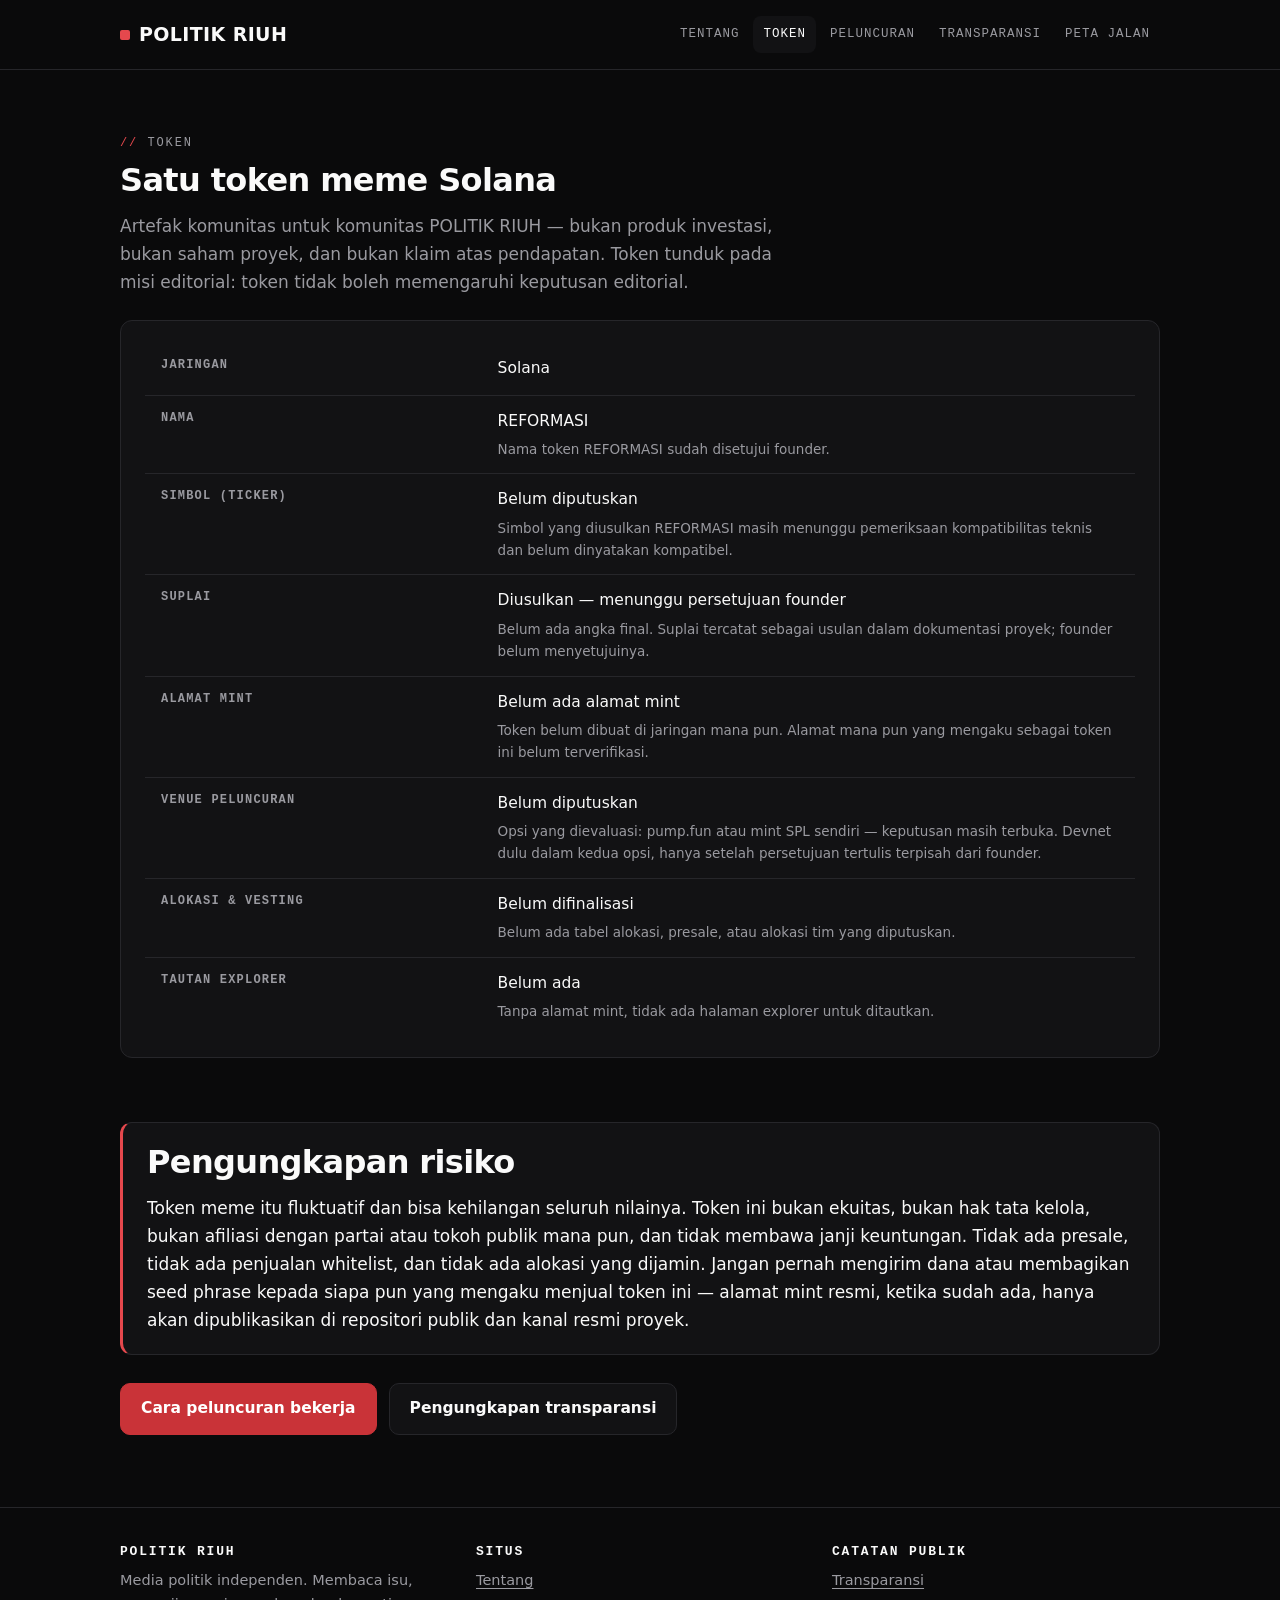
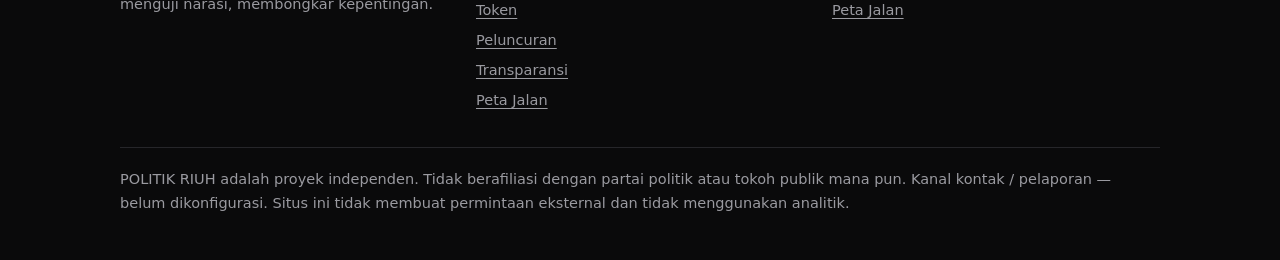
<file: apps/token-site/token.html>
<!DOCTYPE html>
<html lang="id">
<head>
<meta charset="utf-8">
<meta name="viewport" content="width=device-width, initial-scale=1">
<title>Token — POLITIK RIUH</title>
<meta name="description" content="Gambaran token POLITIK RIUH: satu token meme Solana bernama REFORMASI, belum dibuat. Belum ada alamat mint; angka suplai belum disetujui. Simbol (ticker) belum diputuskan; simbol yang diusulkan REFORMASI menunggu pemeriksaan kompatibilitas teknis.">
<link rel="stylesheet" href="styles.css">
</head>
<body>
<a class="skip-link" href="#main">Lewati ke konten</a>
<header class="site-header">
  <div class="wrap header-inner">
    <a class="wordmark" href="index.html">POLITIK RIUH</a>
    <button class="nav-toggle" type="button" data-nav-toggle aria-expanded="false" aria-controls="site-nav">Menu</button>
    <nav class="site-nav" id="site-nav" aria-label="Utama">
      <ul>
        <li><a href="about.html">Tentang</a></li>
        <li><a href="token.html" aria-current="page">Token</a></li>
        <li><a href="launch.html">Peluncuran</a></li>
        <li><a href="transparency.html">Transparansi</a></li>
        <li><a href="roadmap.html">Peta Jalan</a></li>
      </ul>
    </nav>
  </div>
</header>

<main id="main" tabindex="-1">
  <div class="wrap">
    <section>
      <p class="section-label">Token</p>
      <h1 class="page-title">Satu token meme Solana</h1>
      <p class="section-intro">Artefak komunitas untuk komunitas POLITIK RIUH — bukan produk investasi, bukan saham proyek, dan bukan klaim atas pendapatan. Token tunduk pada misi editorial: token tidak boleh memengaruhi keputusan editorial.</p>
      <div class="card">
        <table class="facts">
          <caption class="sr-only">Fakta token</caption>
          <tbody>
            <tr>
              <th scope="row">Jaringan</th>
              <td>Solana</td>
            </tr>
            <tr>
              <th scope="row">Nama</th>
              <td>REFORMASI
                <span class="sub">Nama token REFORMASI sudah disetujui founder.</span>
              </td>
            </tr>
            <tr>
              <th scope="row">Simbol (ticker)</th>
              <td>Belum diputuskan
                <span class="sub">Simbol yang diusulkan REFORMASI masih menunggu pemeriksaan kompatibilitas teknis dan belum dinyatakan kompatibel.</span>
              </td>
            </tr>
            <tr>
              <th scope="row">Suplai</th>
              <td>Diusulkan — menunggu persetujuan founder
                <span class="sub">Belum ada angka final. Suplai tercatat sebagai usulan dalam dokumentasi proyek; founder belum menyetujuinya.</span>
              </td>
            </tr>
            <tr>
              <th scope="row">Alamat mint</th>
              <td>Belum ada alamat mint
                <span class="sub">Token belum dibuat di jaringan mana pun. Alamat mana pun yang mengaku sebagai token ini belum terverifikasi.</span>
              </td>
            </tr>
            <tr>
              <th scope="row">Venue peluncuran</th>
              <td>Belum diputuskan
                <span class="sub">Opsi yang dievaluasi: pump.fun atau mint SPL sendiri — keputusan masih terbuka. Devnet dulu dalam kedua opsi, hanya setelah persetujuan tertulis terpisah dari founder.</span>
              </td>
            </tr>
            <tr>
              <th scope="row">Alokasi &amp; vesting</th>
              <td>Belum difinalisasi
                <span class="sub">Belum ada tabel alokasi, presale, atau alokasi tim yang diputuskan.</span>
              </td>
            </tr>
            <tr>
              <th scope="row">Tautan explorer</th>
              <td>Belum ada
                <span class="sub">Tanpa alamat mint, tidak ada halaman explorer untuk ditautkan.</span>
              </td>
            </tr>
          </tbody>
        </table>
      </div>
    </section>

    <section aria-labelledby="risk-heading">
      <div class="risk">
        <h2 id="risk-heading">Pengungkapan risiko</h2>
        <p>Token meme itu fluktuatif dan bisa kehilangan seluruh nilainya. Token ini bukan ekuitas, bukan hak tata kelola, bukan afiliasi dengan partai atau tokoh publik mana pun, dan tidak membawa janji keuntungan. Tidak ada presale, tidak ada penjualan whitelist, dan tidak ada alokasi yang dijamin. Jangan pernah mengirim dana atau membagikan seed phrase kepada siapa pun yang mengaku menjual token ini — alamat mint resmi, ketika sudah ada, hanya akan dipublikasikan di repositori publik dan kanal resmi proyek.</p>
      </div>
      <div class="cta-row">
        <a class="btn btn-primary" href="launch.html">Cara peluncuran bekerja</a>
        <a class="btn" href="transparency.html">Pengungkapan transparansi</a>
      </div>
    </section>
  </div>
</main>

<footer class="site-footer">
  <div class="wrap">
    <div class="footer-grid">
      <div>
        <h2>Politik Riuh</h2>
        <p>Media politik independen. Membaca isu, menguji narasi, membongkar kepentingan.</p>
      </div>
      <div>
        <h2>Situs</h2>
        <ul>
          <li><a href="about.html">Tentang</a></li>
          <li><a href="token.html">Token</a></li>
          <li><a href="launch.html">Peluncuran</a></li>
          <li><a href="transparency.html">Transparansi</a></li>
          <li><a href="roadmap.html">Peta Jalan</a></li>
        </ul>
      </div>
      <div>
        <h2>Catatan publik</h2>
        <ul>
          <li><a href="transparency.html">Transparansi</a></li>
          <li><a href="roadmap.html">Peta Jalan</a></li>
        </ul>
      </div>
    </div>
    <p class="footer-note">POLITIK RIUH adalah proyek independen. Tidak berafiliasi dengan partai politik atau tokoh publik mana pun. Kanal kontak / pelaporan — belum dikonfigurasi. Situs ini tidak membuat permintaan eksternal dan tidak menggunakan analitik.</p>
  </div>
</footer>
<script src="main.js"></script>
</body>
</html>
</file>
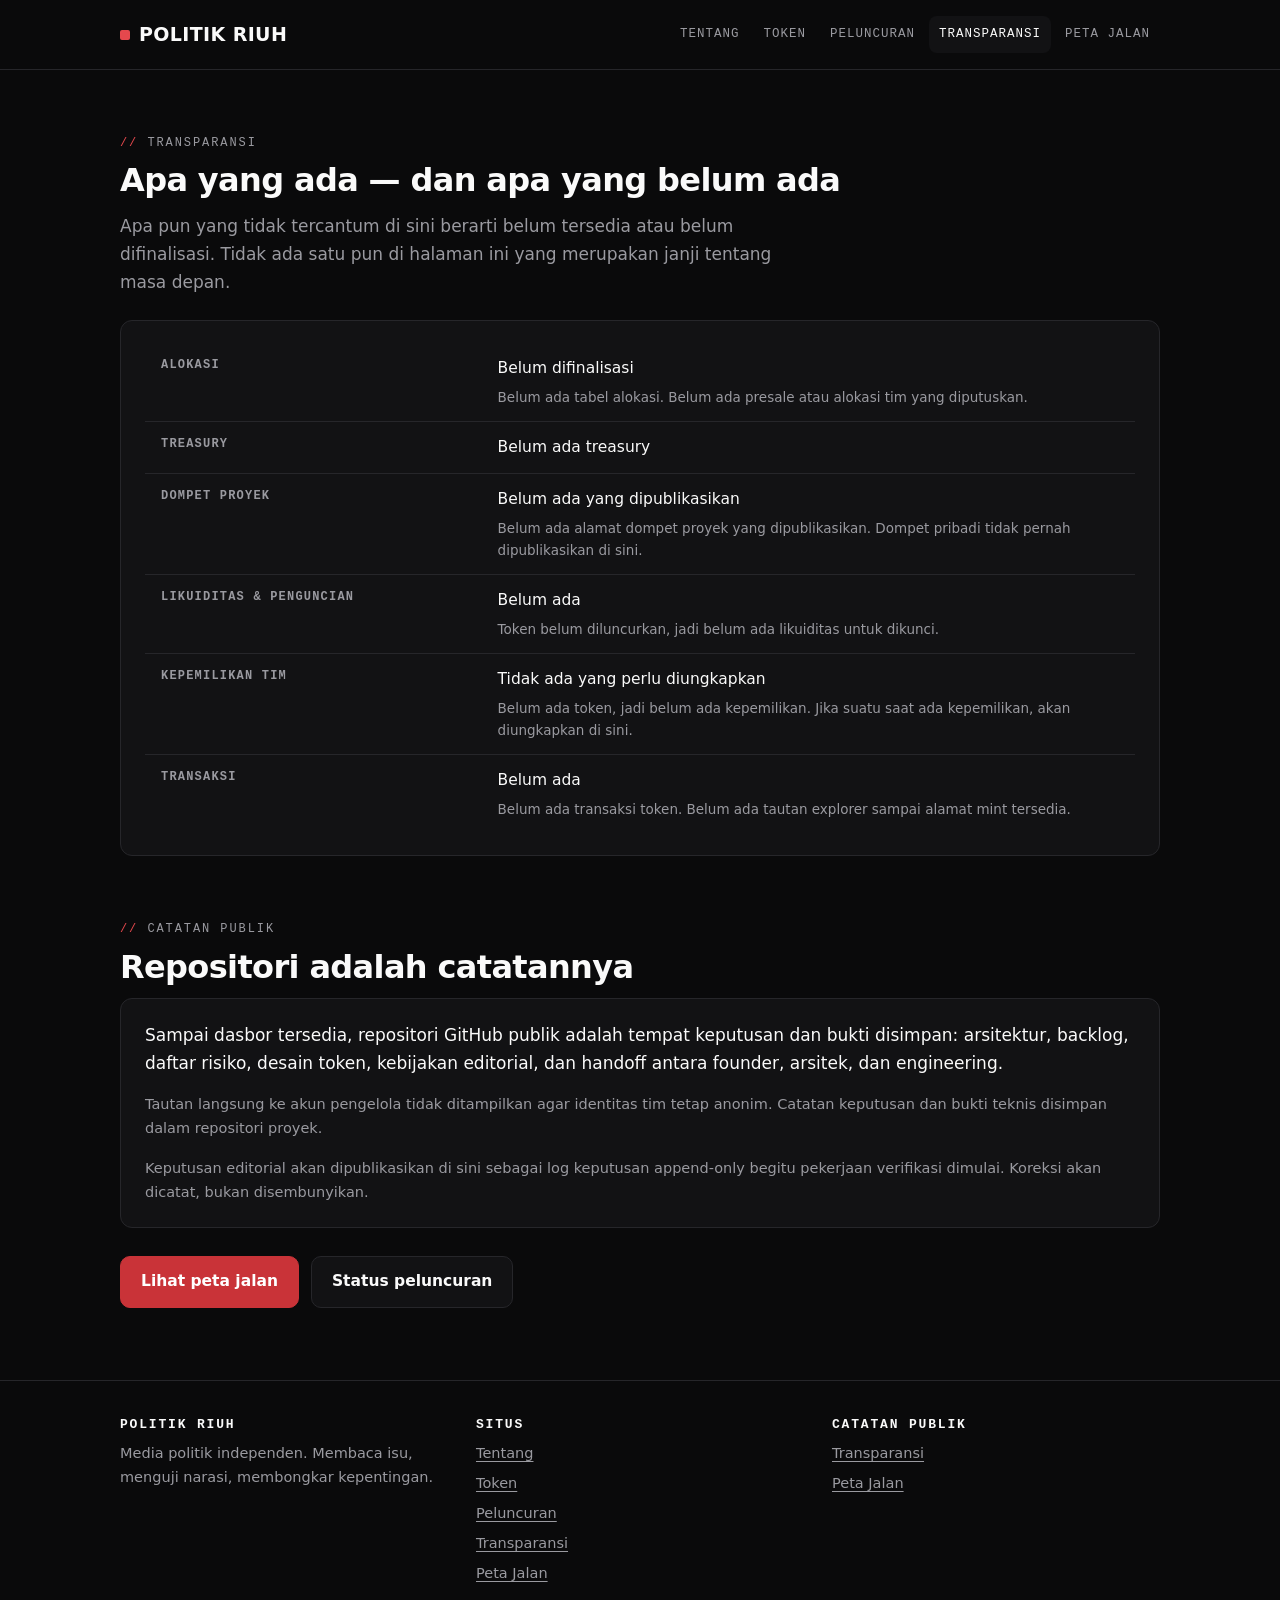
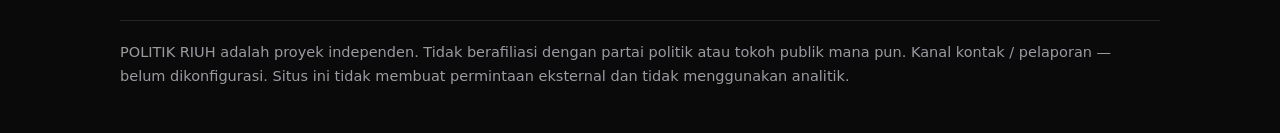
<file: apps/token-site/transparency.html>
<!DOCTYPE html>
<html lang="id">
<head>
<meta charset="utf-8">
<meta name="viewport" content="width=device-width, initial-scale=1">
<title>Transparansi — POLITIK RIUH</title>
<meta name="description" content="Transparansi POLITIK RIUH: alokasi dan treasury belum difinalisasi, belum ada dompet proyek yang dipublikasikan, belum ada likuiditas. Repositori publik adalah catatannya sejauh ini.">
<link rel="stylesheet" href="styles.css">
</head>
<body>
<a class="skip-link" href="#main">Lewati ke konten</a>
<header class="site-header">
  <div class="wrap header-inner">
    <a class="wordmark" href="index.html">POLITIK RIUH</a>
    <button class="nav-toggle" type="button" data-nav-toggle aria-expanded="false" aria-controls="site-nav">Menu</button>
    <nav class="site-nav" id="site-nav" aria-label="Utama">
      <ul>
        <li><a href="about.html">Tentang</a></li>
        <li><a href="token.html">Token</a></li>
        <li><a href="launch.html">Peluncuran</a></li>
        <li><a href="transparency.html" aria-current="page">Transparansi</a></li>
        <li><a href="roadmap.html">Peta Jalan</a></li>
      </ul>
    </nav>
  </div>
</header>

<main id="main" tabindex="-1">
  <div class="wrap">
    <section>
      <p class="section-label">Transparansi</p>
      <h1 class="page-title">Apa yang ada — dan apa yang belum ada</h1>
      <p class="section-intro">Apa pun yang tidak tercantum di sini berarti belum tersedia atau belum difinalisasi. Tidak ada satu pun di halaman ini yang merupakan janji tentang masa depan.</p>
      <div class="card">
        <table class="facts">
          <caption class="sr-only">Pengungkapan transparansi</caption>
          <tbody>
            <tr>
              <th scope="row">Alokasi</th>
              <td>Belum difinalisasi
                <span class="sub">Belum ada tabel alokasi. Belum ada presale atau alokasi tim yang diputuskan.</span>
              </td>
            </tr>
            <tr>
              <th scope="row">Treasury</th>
              <td>Belum ada treasury</td>
            </tr>
            <tr>
              <th scope="row">Dompet proyek</th>
              <td>Belum ada yang dipublikasikan
                <span class="sub">Belum ada alamat dompet proyek yang dipublikasikan. Dompet pribadi tidak pernah dipublikasikan di sini.</span>
              </td>
            </tr>
            <tr>
              <th scope="row">Likuiditas &amp; penguncian</th>
              <td>Belum ada
                <span class="sub">Token belum diluncurkan, jadi belum ada likuiditas untuk dikunci.</span>
              </td>
            </tr>
            <tr>
              <th scope="row">Kepemilikan tim</th>
              <td>Tidak ada yang perlu diungkapkan
                <span class="sub">Belum ada token, jadi belum ada kepemilikan. Jika suatu saat ada kepemilikan, akan diungkapkan di sini.</span>
              </td>
            </tr>
            <tr>
              <th scope="row">Transaksi</th>
              <td>Belum ada
                <span class="sub">Belum ada transaksi token. Belum ada tautan explorer sampai alamat mint tersedia.</span>
              </td>
            </tr>
          </tbody>
        </table>
      </div>
    </section>

    <section aria-labelledby="records-heading">
      <p class="section-label" id="records-heading">Catatan publik</p>
      <h2>Repositori adalah catatannya</h2>
      <div class="card">
        <p>Sampai dasbor tersedia, repositori GitHub publik adalah tempat keputusan dan bukti disimpan: arsitektur, backlog, daftar risiko, desain token, kebijakan editorial, dan handoff antara founder, arsitek, dan engineering.</p>
        <p class="muted small">Tautan langsung ke akun pengelola tidak ditampilkan agar identitas tim tetap anonim. Catatan keputusan dan bukti teknis disimpan dalam repositori proyek.</p>
        <p class="muted small">Keputusan editorial akan dipublikasikan di sini sebagai log keputusan append-only begitu pekerjaan verifikasi dimulai. Koreksi akan dicatat, bukan disembunyikan.</p>
      </div>
      <div class="cta-row">
        <a class="btn btn-primary" href="roadmap.html">Lihat peta jalan</a>
        <a class="btn" href="launch.html">Status peluncuran</a>
      </div>
    </section>
  </div>
</main>

<footer class="site-footer">
  <div class="wrap">
    <div class="footer-grid">
      <div>
        <h2>Politik Riuh</h2>
        <p>Media politik independen. Membaca isu, menguji narasi, membongkar kepentingan.</p>
      </div>
      <div>
        <h2>Situs</h2>
        <ul>
          <li><a href="about.html">Tentang</a></li>
          <li><a href="token.html">Token</a></li>
          <li><a href="launch.html">Peluncuran</a></li>
          <li><a href="transparency.html">Transparansi</a></li>
          <li><a href="roadmap.html">Peta Jalan</a></li>
        </ul>
      </div>
      <div>
        <h2>Catatan publik</h2>
        <ul>
          <li><a href="transparency.html">Transparansi</a></li>
          <li><a href="roadmap.html">Peta Jalan</a></li>
        </ul>
      </div>
    </div>
    <p class="footer-note">POLITIK RIUH adalah proyek independen. Tidak berafiliasi dengan partai politik atau tokoh publik mana pun. Kanal kontak / pelaporan — belum dikonfigurasi. Situs ini tidak membuat permintaan eksternal dan tidak menggunakan analitik.</p>
  </div>
</footer>
<script src="main.js"></script>
</body>
</html>
</file>
<file: apps/token-site/styles.css>
/* POLITIK RIUH — token launch site, Phase 1
   Pure static CSS. Zero dependencies, zero external fetches, system fonts only.
   Design tokens: docs/frontend-stack-decision.md §4. */

:root {
  --bg: #0a0a0b;
  --surface: #121214;
  --surface-2: #17171a;
  --border: #26262a;
  --text: #fafafa;
  --muted: #9a9aa0;
  --red: #e5484d;
  --red-strong: #c93338; /* darker red: white text contrast measured at 5.23:1 */
  --red-soft: rgba(229, 72, 77, 0.12);
  --sans: system-ui, -apple-system, "Segoe UI", Roboto, "Helvetica Neue", Arial, sans-serif;
  --mono: ui-monospace, "SF Mono", "Cascadia Mono", Menlo, Consolas, "Liberation Mono", monospace;
  --radius: 12px;
  --max: 1080px;
}

*,
*::before,
*::after { box-sizing: border-box; }

html { scroll-behavior: smooth; }

body {
  margin: 0;
  background: var(--bg);
  color: var(--text);
  font-family: var(--sans);
  font-size: 17px;
  line-height: 1.65;
  -webkit-text-size-adjust: 100%;
}

::selection { background: var(--red); color: #fff; }

a { color: var(--text); text-decoration: underline; text-underline-offset: 3px; }
a:hover { color: #fff; }
a:focus-visible,
button:focus-visible,
[tabindex]:focus-visible {
  outline: 2px solid var(--red);
  outline-offset: 3px;
  border-radius: 2px;
}

/* Visually hidden but available to assistive technology. */
.sr-only {
  position: absolute;
  width: 1px;
  height: 1px;
  padding: 0;
  margin: -1px;
  overflow: hidden;
  clip: rect(0, 0, 0, 0);
  white-space: nowrap;
  border: 0;
}

/* Skip link: keyboard users jump past navigation. */
.skip-link {
  position: absolute;
  left: 16px;
  top: -60px;
  z-index: 20;
  background: var(--surface-2);
  color: var(--text);
  border: 1px solid var(--border);
  border-radius: 8px;
  padding: 10px 14px;
  font-family: var(--mono);
  font-size: 13px;
  text-decoration: none;
  transition: top 150ms ease;
}
.skip-link:focus { top: 12px; }

.wrap {
  max-width: var(--max);
  margin: 0 auto;
  padding: 0 20px;
}

/* ---------- Header ---------- */

.site-header {
  border-bottom: 1px solid var(--border);
  background: var(--bg);
}
.header-inner {
  display: flex;
  align-items: center;
  gap: 20px;
  flex-wrap: wrap;
  padding-top: 16px;
  padding-bottom: 16px;
}
.wordmark {
  font-weight: 800;
  font-size: 19px;
  letter-spacing: 0.02em;
  text-decoration: none;
  white-space: nowrap;
}
.wordmark::before {
  content: "";
  display: inline-block;
  width: 10px;
  height: 10px;
  margin-right: 9px;
  background: var(--red);
  border-radius: 2px;
  vertical-align: 1px;
}
.site-nav { margin-left: auto; }
.site-nav ul {
  display: flex;
  gap: 4px;
  flex-wrap: wrap;
  list-style: none;
  margin: 0;
  padding: 0;
}
.site-nav a {
  display: inline-block;
  padding: 8px 10px;
  border-radius: 8px;
  color: var(--muted);
  font-family: var(--mono);
  font-size: 12.5px;
  letter-spacing: 0.08em;
  text-transform: uppercase;
  text-decoration: none;
}
.site-nav a:hover { color: var(--text); background: var(--surface); }
.site-nav a[aria-current="page"] { color: var(--text); background: var(--surface); }
.nav-toggle {
  display: none;
  margin-left: auto;
  background: var(--surface);
  color: var(--text);
  border: 1px solid var(--border);
  border-radius: 8px;
  padding: 8px 12px;
  font-family: var(--mono);
  font-size: 13px;
  cursor: pointer;
}

/* ---------- Hero & glow ---------- */

.hero {
  position: relative;
  text-align: center;
  padding: 84px 0 56px;
  overflow: hidden;
}
.glow {
  position: absolute;
  inset: -160px 0 auto 0;
  height: 480px;
  pointer-events: none;
  background:
    radial-gradient(ellipse 60% 50% at 50% 38%, rgba(229, 72, 77, 0.1), transparent 65%);
}
.hero > .wrap { position: relative; }
.eyebrow {
  font-family: var(--mono);
  font-size: 12px;
  letter-spacing: 0.16em;
  text-transform: uppercase;
  color: var(--muted);
}
.eyebrow::before { content: "// "; color: var(--red); }
.hero h1 {
  margin: 18px 0 16px;
  font-size: clamp(2.6rem, 7vw, 4.4rem);
  font-weight: 800;
  line-height: 1.04;
  letter-spacing: -0.03em;
}
.hero h1 .accent { color: var(--red); }
.lede {
  max-width: 640px;
  margin: 0 auto;
  color: var(--muted);
  font-size: 18px;
}
.lede strong { color: var(--text); font-weight: 600; }

/* ---------- Status strip & pills ---------- */

.status-strip {
  display: flex;
  flex-wrap: wrap;
  justify-content: center;
  gap: 10px;
  margin-top: 30px;
  padding: 0;
  list-style: none;
}
.pill {
  display: inline-flex;
  align-items: center;
  gap: 8px;
  border: 1px solid var(--border);
  border-radius: 999px;
  padding: 6px 13px;
  font-family: var(--mono);
  font-size: 12.5px;
  color: var(--muted);
  background: var(--surface);
}
.pill b { color: var(--text); font-weight: 600; }
.pill-red { border-color: rgba(229, 72, 77, 0.45); color: #f3b0b2; }
.pill-red b { color: #fff; }

/* ---------- Sections ---------- */

main { padding-bottom: 72px; }
section { margin-top: 64px; }
.section-label {
  font-family: var(--mono);
  font-size: 12px;
  letter-spacing: 0.16em;
  text-transform: uppercase;
  color: var(--muted);
  margin: 0 0 8px;
}
.section-label::before { content: "// "; color: var(--red); }
h1.page-title,
h2 {
  margin: 0 0 12px;
  font-size: clamp(1.5rem, 3.4vw, 2rem);
  font-weight: 800;
  letter-spacing: -0.02em;
  line-height: 1.2;
}
.section-intro { color: var(--muted); max-width: 680px; margin: 0 0 24px; }
p { margin: 0 0 16px; }
p:last-child { margin-bottom: 0; }
.muted { color: var(--muted); }
.small { font-size: 14.5px; }

/* ---------- Stat cards ---------- */

.stats {
  display: grid;
  grid-template-columns: repeat(auto-fit, minmax(220px, 1fr));
  gap: 12px;
  margin: 0;
  padding: 0;
  list-style: none;
}
.stat {
  background: var(--surface);
  border: 1px solid var(--border);
  border-radius: var(--radius);
  padding: 18px 20px;
}
.stat-label {
  display: block;
  font-family: var(--mono);
  font-size: 11px;
  letter-spacing: 0.14em;
  text-transform: uppercase;
  color: var(--muted);
  margin-bottom: 8px;
}
.stat-value { font-size: 19px; font-weight: 700; line-height: 1.3; }
.stat-note { display: block; margin-top: 6px; font-size: 13.5px; color: var(--muted); }

/* ---------- Cards & lists ---------- */

.card {
  background: var(--surface);
  border: 1px solid var(--border);
  border-radius: var(--radius);
  padding: 22px 24px;
}
.card + .card { margin-top: 12px; }
.card h3 { margin: 0 0 8px; font-size: 18px; font-weight: 700; }
.pillars {
  display: grid;
  grid-template-columns: repeat(auto-fit, minmax(240px, 1fr));
  gap: 12px;
  margin: 0;
  padding: 0;
  list-style: none;
}
.pillars h3 { font-size: 17px; }
.pillars p { color: var(--muted); font-size: 15px; margin: 0; }
.pillars a { text-decoration: none; }
.pillars a:hover h3 { text-decoration: underline; text-underline-offset: 3px; }

/* ---------- Fact tables ---------- */

table.facts {
  width: 100%;
  border-collapse: collapse;
  font-size: 15.5px;
}
.facts th,
.facts td {
  text-align: left;
  vertical-align: top;
  padding: 13px 16px;
  border-bottom: 1px solid var(--border);
}
.facts tr:last-child th,
.facts tr:last-child td { border-bottom: 0; }
.facts th {
  width: 34%;
  font-family: var(--mono);
  font-size: 12px;
  letter-spacing: 0.1em;
  text-transform: uppercase;
  color: var(--muted);
  font-weight: 600;
}
.facts td .sub { display: block; margin-top: 4px; font-size: 13.5px; color: var(--muted); }

/* ---------- Gates / roadmap ---------- */

.steps,
.milestones {
  margin: 0;
  padding: 0;
  list-style: none;
}
.steps li,
.milestones li {
  display: flex;
  gap: 16px;
  align-items: flex-start;
  padding: 18px 4px;
  border-bottom: 1px solid var(--border);
}
.steps li:last-child,
.milestones li:last-child { border-bottom: 0; }
.step-num {
  flex: 0 0 auto;
  font-family: var(--mono);
  font-size: 13px;
  color: var(--red);
  border: 1px solid var(--border);
  border-radius: 8px;
  padding: 5px 9px;
  margin-top: 2px;
}
.step-body h3,
.milestone-body h2 { margin: 0 0 4px; font-size: 17px; }
.step-body p,
.milestone-body p { margin: 0; color: var(--muted); font-size: 15px; }
.step-body .pill,
.milestone-body .pill { margin-top: 10px; }
.evidence {
  display: block;
  margin-top: 6px;
  font-family: var(--mono);
  font-size: 12.5px;
  color: var(--muted);
}
.evidence a { color: var(--muted); }

/* ---------- Risk box ---------- */

.risk {
  background: var(--surface);
  border: 1px solid var(--border);
  border-left: 3px solid var(--red);
  border-radius: var(--radius);
  padding: 20px 24px;
}
.risk h2,
.risk h3 { margin-top: 0; }
.risk p:last-child { margin-bottom: 0; }

/* ---------- CTA row ---------- */

.cta-row {
  display: flex;
  flex-wrap: wrap;
  gap: 12px;
  margin-top: 28px;
}
.btn {
  display: inline-block;
  padding: 12px 20px;
  border-radius: 10px;
  border: 1px solid var(--border);
  background: var(--surface);
  color: var(--text);
  font-weight: 650;
  font-size: 15.5px;
  text-decoration: none;
}
.btn:hover { background: var(--surface-2); border-color: #3a3a40; }
.btn-primary { background: var(--red-strong); border-color: var(--red-strong); color: #fff; }
.btn-primary:hover { background: #be2e33; border-color: #be2e33; color: #fff; }

/* ---------- Footer ---------- */

.site-footer {
  border-top: 1px solid var(--border);
  padding: 36px 0 44px;
  color: var(--muted);
  font-size: 14.5px;
}
.footer-grid {
  display: grid;
  grid-template-columns: repeat(auto-fit, minmax(240px, 1fr));
  gap: 28px;
}
.site-footer h2 {
  font-size: 13px;
  font-family: var(--mono);
  letter-spacing: 0.14em;
  text-transform: uppercase;
  color: var(--text);
  margin: 0 0 10px;
}
.site-footer ul { margin: 0; padding: 0; list-style: none; }
.site-footer li { margin-bottom: 6px; }
.site-footer a { color: var(--muted); }
.site-footer a:hover { color: var(--text); }
.footer-note { margin-top: 28px; border-top: 1px solid var(--border); padding-top: 20px; }

/* ---------- Responsive ---------- */

@media (max-width: 720px) {
  body { font-size: 16px; }
  .hero { padding: 56px 0 40px; }
  .header-inner { gap: 12px; }
  .site-nav { order: 3; flex-basis: 100%; margin-left: 0; }
  .site-nav ul { flex-direction: column; gap: 2px; }
  .site-nav a { display: block; padding: 10px 8px; }
  html.js .site-nav ul { display: none; }
  html.js .site-nav.is-open ul { display: flex; }
  html.js .nav-toggle { display: inline-block; }
  .facts th { width: 40%; }
  section { margin-top: 48px; }
}

/* ---------- Reduced motion ---------- */

@media (prefers-reduced-motion: reduce) {
  html { scroll-behavior: auto; }
  *,
  *::before,
  *::after {
    animation: none !important;
    transition: none !important;
  }
}
</file>
